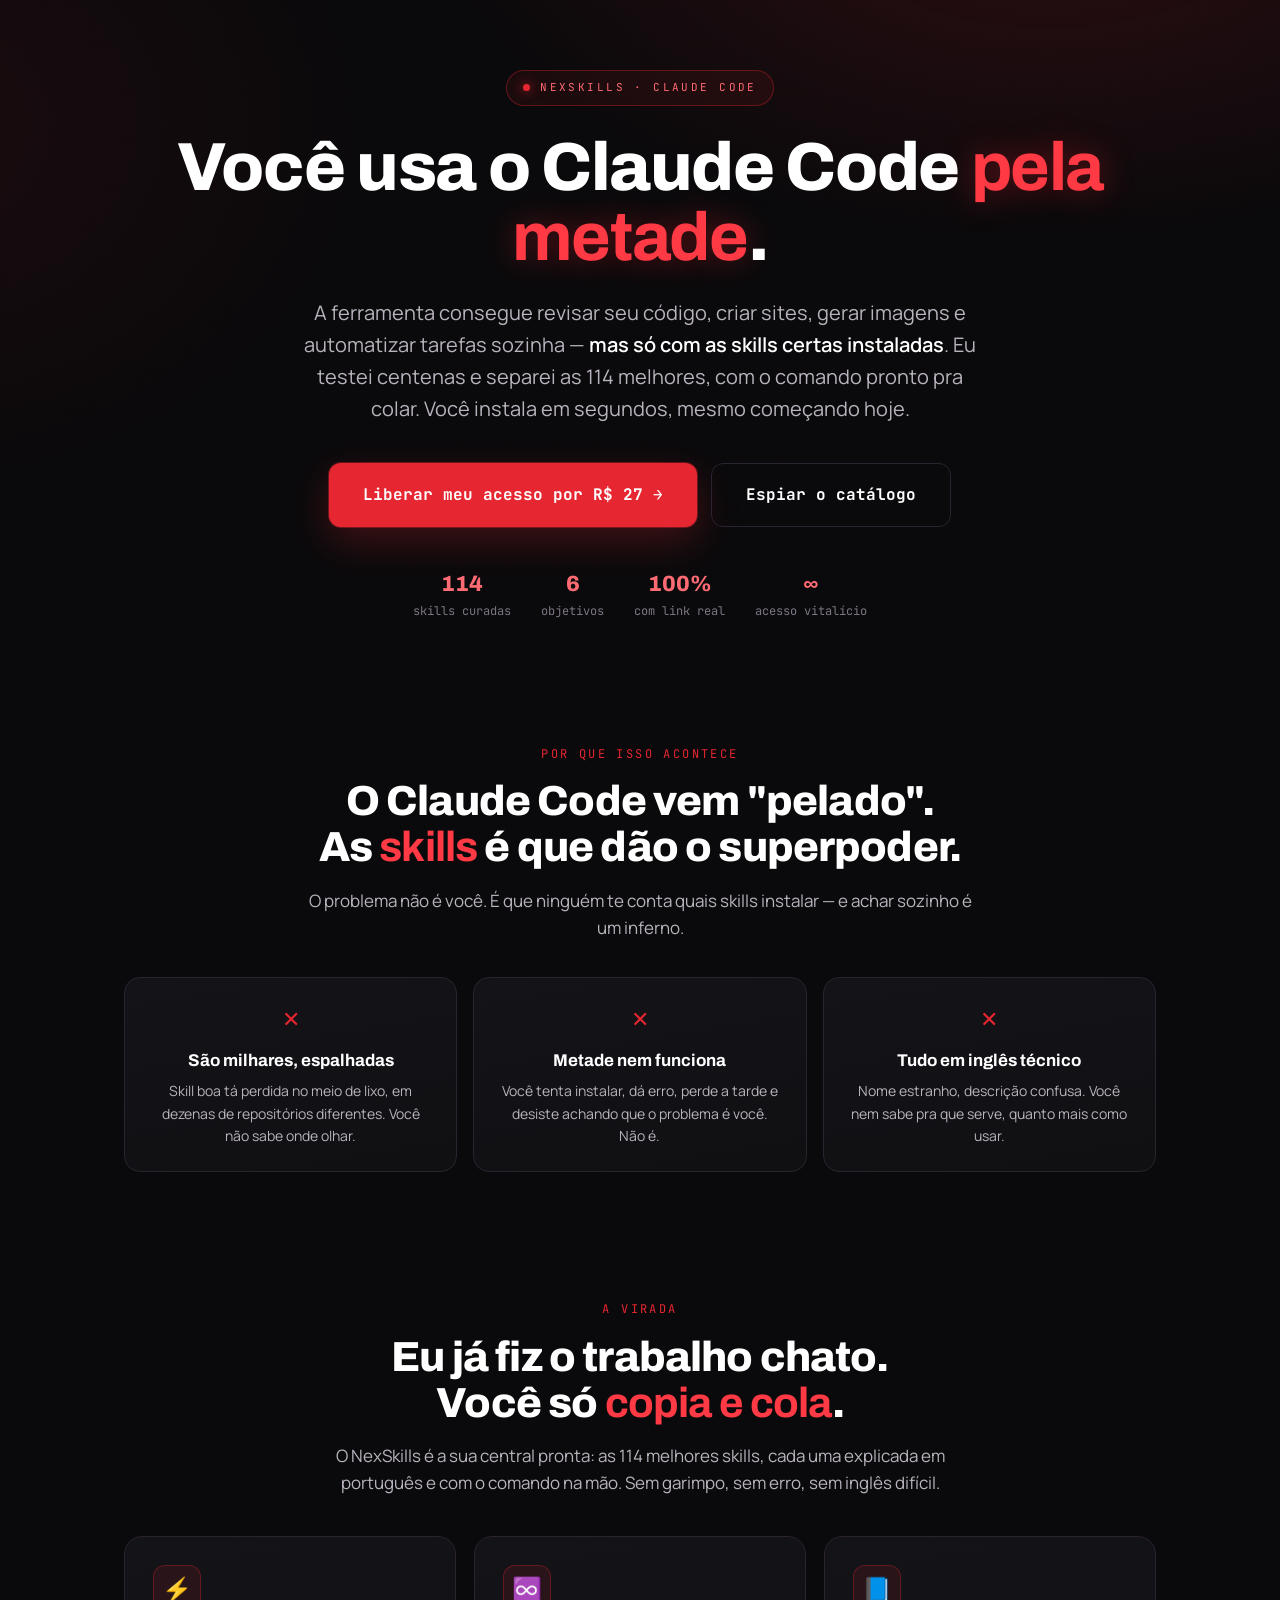
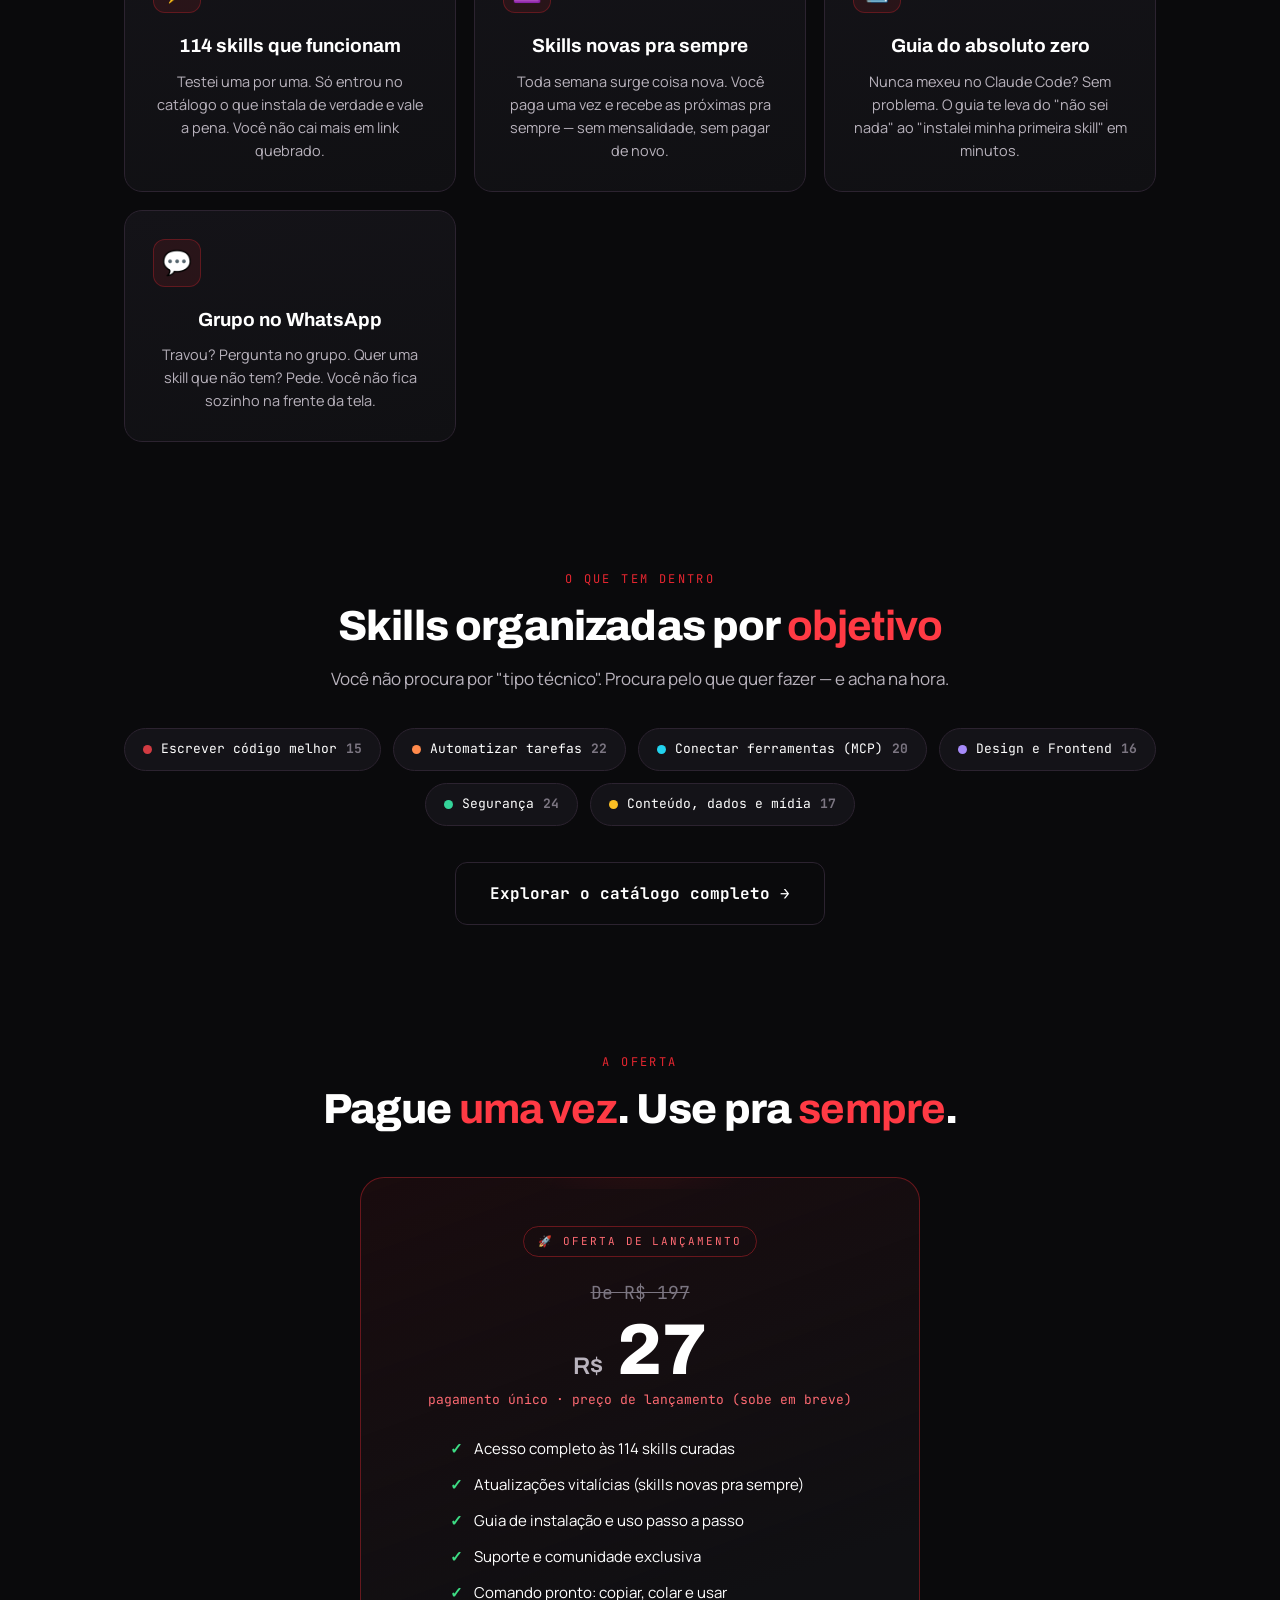
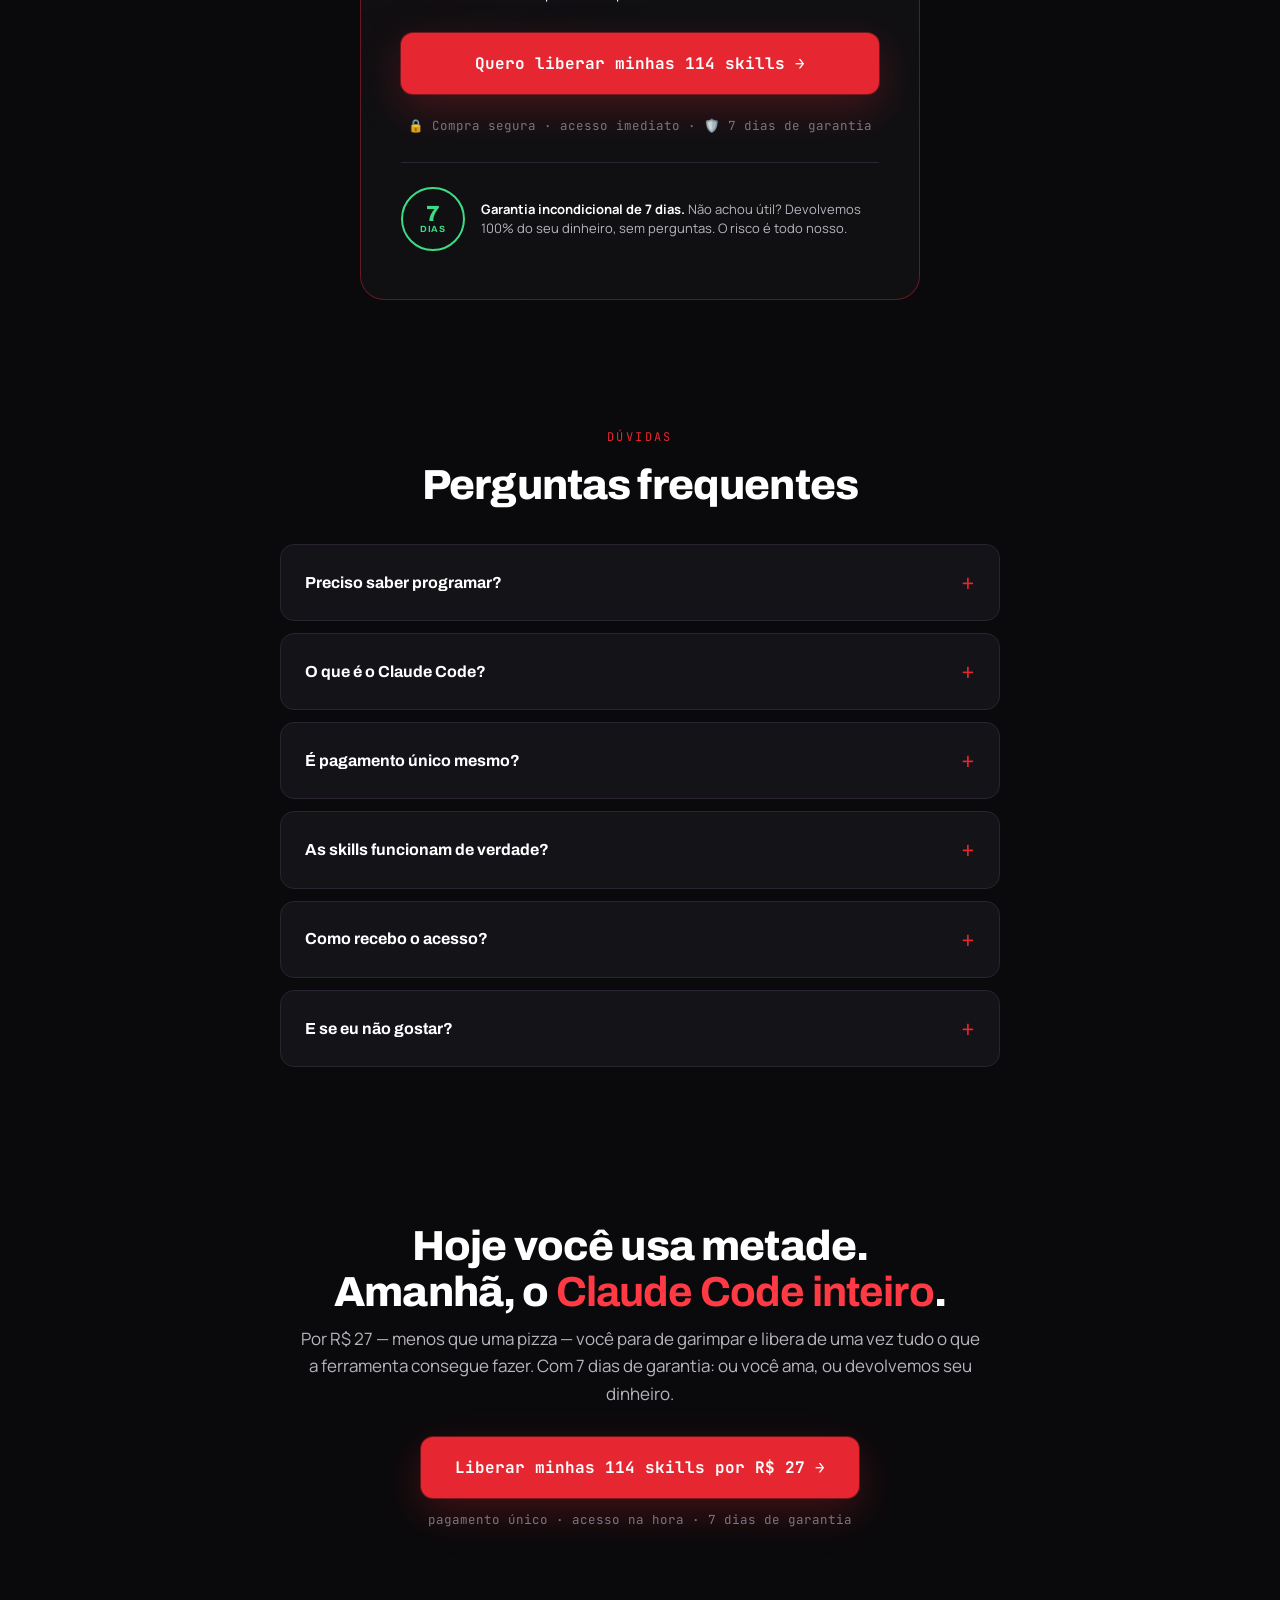
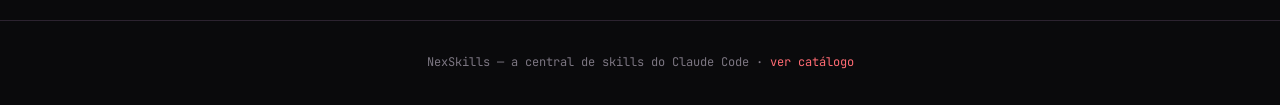
<file: index.html>
<!DOCTYPE html>
<html lang="pt-BR">
<head>
<meta charset="UTF-8">
<meta name="viewport" content="width=device-width, initial-scale=1.0">
<title>NexSkills — Você usa o Claude Code pela metade. Libere o resto.</title>
<meta name="description" content="As 114 melhores skills do Claude Code, explicadas em português e com o comando pronto pra colar. Pare de garimpar e libere tudo que a ferramenta consegue fazer. R$27, acesso vitalício, 7 dias de garantia.">

<!-- ============================================================
     RASTREAMENTO DE ANÚNCIOS — cole seus IDs abaixo
     1) Facebook/Meta Pixel: troque SEU_PIXEL_ID (2 lugares)
     2) Google Analytics:     troque G-XXXXXXXXXX (2 lugares)
     Enquanto estiver com o placeholder, o código fica inativo.
     ============================================================ -->

<!-- Meta Pixel -->
<script>
  var FB_PIXEL_ID = "SEU_PIXEL_ID"; // <-- COLE SEU PIXEL ID DO FACEBOOK
  if(FB_PIXEL_ID && FB_PIXEL_ID.indexOf("SEU_")!==0){
    !function(f,b,e,v,n,t,s){if(f.fbq)return;n=f.fbq=function(){n.callMethod?
    n.callMethod.apply(n,arguments):n.queue.push(arguments)};if(!f._fbq)f._fbq=n;
    n.push=n;n.loaded=!0;n.version='2.0';n.queue=[];t=b.createElement(e);t.async=!0;
    t.src=v;s=b.getElementsByTagName(e)[0];s.parentNode.insertBefore(t,s)}(window,
    document,'script','https://connect.facebook.net/en_US/fbevents.js');
    fbq('init', FB_PIXEL_ID); fbq('track', 'PageView');
    window._nexFbReady = true;
  }
</script>

<!-- Google Analytics (GA4) -->
<script>
  var GA_ID = "G-XXXXXXXXXX"; // <-- COLE SEU ID DO GOOGLE ANALYTICS
  if(GA_ID && GA_ID.indexOf("G-X")!==0){
    var s=document.createElement('script');s.async=true;
    s.src='https://www.googletagmanager.com/gtag/js?id='+GA_ID;
    document.head.appendChild(s);
    window.dataLayer=window.dataLayer||[];function gtag(){dataLayer.push(arguments);}
    window.gtag=gtag;gtag('js',new Date());gtag('config',GA_ID);
  }
</script>

<link rel="preconnect" href="https://fonts.googleapis.com">
<link rel="preconnect" href="https://fonts.gstatic.com" crossorigin>
<link href="https://fonts.googleapis.com/css2?family=Archivo:ital,wght@0,600;0,700;0,800;1,800&family=JetBrains+Mono:wght@400;700&family=Manrope:wght@400;500;600;700&display=swap" rel="stylesheet">
<style>
:root{
  --bg:#0a0a0c; --bg-2:#101013; --surface:#141318; --surface-2:#1b1a20; --border:#2c2330;
  --red:#e62630; --red-2:#ff3a44; --red-soft:#ff6b73; --glow:rgba(230,38,48,.4);
  --ink:#ffffff; --muted:#b9b3bd; --faint:#7c7682; --green:#3ddc84;
  --fd:'Archivo',sans-serif; --fb:'Manrope',sans-serif; --fm:'JetBrains Mono',monospace;
}
*{margin:0;padding:0;box-sizing:border-box}
html{scroll-behavior:smooth}
body{background:var(--bg);color:var(--muted);font-family:var(--fb);-webkit-font-smoothing:antialiased;overflow-x:hidden;position:relative;line-height:1.6}
body::before{content:"";position:fixed;inset:0;z-index:-2;pointer-events:none;
  background:radial-gradient(1100px 620px at 82% -12%,rgba(230,38,48,.16),transparent 58%),
             radial-gradient(900px 700px at -8% 14%,rgba(230,38,48,.08),transparent 56%);}
body::after{content:"";position:fixed;inset:0;z-index:-1;pointer-events:none;opacity:.5;
  background-image:linear-gradient(rgba(230,38,48,.035) 1px,transparent 1px),linear-gradient(90deg,rgba(230,38,48,.035) 1px,transparent 1px);
  background-size:46px 46px;-webkit-mask-image:radial-gradient(circle at 50% 0,#000,transparent 78%);mask-image:radial-gradient(circle at 50% 0,#000,transparent 78%);}
.wrap{max-width:1080px;margin:0 auto;padding:0 24px}
.center{text-align:center}

/* CTA buttons */
.cta{display:inline-flex;align-items:center;justify-content:center;gap:10px;font-family:var(--fm);font-weight:700;font-size:16px;cursor:pointer;border:none;border-radius:12px;padding:18px 34px;background:var(--red);color:#fff;text-decoration:none;transition:.18s;box-shadow:0 0 0 1px rgba(230,38,48,.4),0 14px 40px rgba(230,38,48,.25)}
.cta:hover{background:var(--red-2);transform:translateY(-2px);box-shadow:0 0 0 1px rgba(230,38,48,.6),0 18px 50px rgba(230,38,48,.4)}
.cta-sub{font-family:var(--fm);font-size:12.5px;color:var(--faint);margin-top:12px}
.cta-ghost{background:transparent;color:var(--ink);box-shadow:none;border:1px solid var(--border)}
.cta-ghost:hover{background:transparent;border-color:var(--red);color:var(--red-soft);box-shadow:none}

/* HERO */
.hero{padding:70px 0 60px;position:relative}
.pill{display:inline-flex;align-items:center;gap:10px;font-family:var(--fm);font-size:11px;letter-spacing:.22em;text-transform:uppercase;color:var(--red-soft);border:1px solid rgba(230,38,48,.35);background:rgba(230,38,48,.08);padding:8px 16px;border-radius:999px;margin-bottom:26px}
.pill::before{content:"";width:7px;height:7px;border-radius:50%;background:var(--red);box-shadow:0 0 12px var(--red)}
h1.hero-title{font-family:var(--fd);font-weight:800;font-size:clamp(36px,6.2vw,68px);line-height:1.04;letter-spacing:-.02em;color:var(--ink)}
h1.hero-title b{color:var(--red-2);text-shadow:0 0 32px var(--glow)}
.hero-sub{font-size:clamp(16px,2vw,20px);color:var(--muted);max-width:680px;margin:24px auto 0}
.hero-sub strong{color:var(--ink);font-weight:600}
.hero-cta-row{margin-top:38px;display:flex;gap:14px;justify-content:center;flex-wrap:wrap}
.trust{margin-top:40px;display:flex;gap:30px;justify-content:center;flex-wrap:wrap;font-family:var(--fm);font-size:12px;color:var(--faint)}
.trust b{color:var(--red-soft);font-size:22px;display:block;font-family:var(--fd);font-weight:800}
.trust span{display:inline-block;text-align:center}

/* sections */
section{padding:64px 0}
.eyebrow{font-family:var(--fm);font-size:12px;letter-spacing:.2em;text-transform:uppercase;color:var(--red);margin-bottom:14px}
h2{font-family:var(--fd);font-weight:800;font-size:clamp(28px,4vw,42px);color:var(--ink);letter-spacing:-.02em;line-height:1.1}
h2 b{color:var(--red-2)}
.lead{font-size:17px;color:var(--muted);max-width:680px;margin-top:16px}

/* problem cards */
.prob-grid{display:grid;grid-template-columns:repeat(auto-fit,minmax(260px,1fr));gap:16px;margin-top:36px}
.prob{border:1px solid var(--border);border-radius:16px;padding:24px;background:linear-gradient(170deg,var(--surface),var(--bg-2))}
.prob .x{font-size:22px;color:var(--red);margin-bottom:10px}
.prob h4{font-family:var(--fd);font-weight:700;color:var(--ink);font-size:17px;margin-bottom:6px}
.prob p{font-size:14px;color:var(--muted)}

/* what you get */
.get-grid{display:grid;grid-template-columns:repeat(auto-fit,minmax(280px,1fr));gap:18px;margin-top:40px}
.get{border:1px solid var(--border);border-radius:18px;padding:28px;background:linear-gradient(170deg,var(--surface),var(--bg-2));position:relative;overflow:hidden;transition:.2s}
.get:hover{border-color:rgba(230,38,48,.45);transform:translateY(-4px)}
.get .ic{width:48px;height:48px;border-radius:12px;display:flex;align-items:center;justify-content:center;font-size:24px;background:rgba(230,38,48,.1);border:1px solid rgba(230,38,48,.3);margin-bottom:18px}
.get h3{font-family:var(--fd);font-weight:700;color:var(--ink);font-size:19px;margin-bottom:8px}
.get p{font-size:14.5px;color:var(--muted)}

/* categories proof */
.cats{display:flex;flex-wrap:wrap;gap:12px;margin-top:36px;justify-content:center}
.cat-chip{font-family:var(--fm);font-size:13px;color:var(--ink);border:1px solid var(--border);background:var(--surface);border-radius:999px;padding:10px 18px;display:inline-flex;align-items:center;gap:9px}
.cat-chip .dot{width:9px;height:9px;border-radius:50%}
.cat-chip b{color:var(--faint);font-weight:700}

/* offer / price */
.offer{border:1px solid rgba(230,38,48,.4);border-radius:24px;padding:48px 40px;background:linear-gradient(160deg,rgba(230,38,48,.07),var(--bg-2) 60%);max-width:560px;margin:44px auto 0;text-align:center;position:relative;overflow:hidden}
.offer::before{content:"";position:absolute;top:-40%;left:50%;transform:translateX(-50%);width:400px;height:300px;background:radial-gradient(circle,rgba(230,38,48,.25),transparent 70%);pointer-events:none}
.offer-tag{position:relative;font-family:var(--fm);font-size:11px;letter-spacing:.18em;text-transform:uppercase;color:var(--red-soft);border:1px solid rgba(230,38,48,.4);border-radius:999px;padding:6px 14px;display:inline-block;margin-bottom:22px}
.price-old{position:relative;font-family:var(--fm);color:var(--faint);text-decoration:line-through;font-size:18px}
.price{position:relative;font-family:var(--fd);font-weight:800;color:var(--ink);font-size:clamp(48px,9vw,72px);line-height:1;margin:6px 0 4px}
.price small{font-size:24px;color:var(--muted);font-weight:600}
.price-note{position:relative;font-family:var(--fm);font-size:13px;color:var(--red-soft);margin-bottom:26px}
.offer ul{position:relative;list-style:none;text-align:left;max-width:380px;margin:0 auto 28px;display:flex;flex-direction:column;gap:12px}
.offer li{font-size:15px;color:var(--ink);display:flex;align-items:flex-start;gap:11px}
.offer li::before{content:"✓";color:var(--green);font-weight:800;flex-shrink:0}
.offer .cta{position:relative;width:100%}
.guarantee{margin-top:22px;font-family:var(--fm);font-size:12.5px;color:var(--faint);display:flex;align-items:center;justify-content:center;gap:8px;flex-wrap:wrap}
.seal{position:relative;margin-top:26px;display:flex;align-items:center;gap:16px;text-align:left;border-top:1px solid var(--border);padding-top:24px}
.seal-badge{flex-shrink:0;width:64px;height:64px;border-radius:50%;border:2px solid var(--green);color:var(--green);font-family:var(--fd);font-weight:800;font-size:22px;line-height:.9;display:flex;flex-direction:column;align-items:center;justify-content:center}
.seal-badge span{font-size:9px;letter-spacing:.1em;font-weight:700}
.seal-txt{font-size:13px;color:var(--muted);line-height:1.5}
.seal-txt strong{color:var(--ink)}

/* FAQ */
.faq{max-width:720px;margin:36px auto 0}
.faq details{border:1px solid var(--border);border-radius:14px;background:var(--surface);margin-bottom:12px;overflow:hidden}
.faq summary{cursor:pointer;padding:20px 24px;font-family:var(--fd);font-weight:700;color:var(--ink);font-size:16px;list-style:none;display:flex;justify-content:space-between;align-items:center;gap:14px}
.faq summary::-webkit-details-marker{display:none}
.faq summary::after{content:"+";color:var(--red);font-size:22px;font-weight:400;transition:.2s}
.faq details[open] summary::after{transform:rotate(45deg)}
.faq details p{padding:0 24px 20px;font-size:14.5px;color:var(--muted)}

/* final cta */
.final{text-align:center;padding:80px 0 90px}
.final h2{margin-bottom:10px}

/* footer */
footer{border-top:1px solid var(--border);padding:32px 0;text-align:center;font-family:var(--fm);font-size:12px;color:var(--faint)}
footer a{color:var(--red-soft);text-decoration:none}

@media(max-width:640px){
  section{padding:48px 0}
  .offer{padding:36px 24px}
  .trust{gap:20px}
}
</style>
</head>
<body>

<!-- HERO -->
<header class="hero">
  <div class="wrap center">
    <div class="pill">NexSkills · Claude Code</div>
    <h1 class="hero-title">Você usa o Claude Code <b>pela metade</b>.</h1>
    <p class="hero-sub">A ferramenta consegue revisar seu código, criar sites, gerar imagens e automatizar tarefas sozinha — <strong>mas só com as skills certas instaladas</strong>. Eu testei centenas e separei as 114 melhores, com o comando pronto pra colar. Você instala em segundos, mesmo começando hoje.</p>
    <div class="hero-cta-row">
      <a href="#oferta" class="cta">Liberar meu acesso por R$ 27 →</a>
      <a href="app.html" target="_blank" rel="noopener" class="cta cta-ghost">Espiar o catálogo</a>
    </div>
    <div class="trust">
      <span><b>114</b>skills curadas</span>
      <span><b>6</b>objetivos</span>
      <span><b>100%</b>com link real</span>
      <span><b>∞</b>acesso vitalício</span>
    </div>
  </div>
</header>

<!-- PROBLEM -->
<section>
  <div class="wrap center">
    <div class="eyebrow">Por que isso acontece</div>
    <h2>O Claude Code vem "pelado".<br>As <b>skills</b> é que dão o superpoder.</h2>
    <p class="lead" style="margin:16px auto 0">O problema não é você. É que ninguém te conta quais skills instalar — e achar sozinho é um inferno.</p>
    <div class="prob-grid">
      <div class="prob"><div class="x">✕</div><h4>São milhares, espalhadas</h4><p>Skill boa tá perdida no meio de lixo, em dezenas de repositórios diferentes. Você não sabe onde olhar.</p></div>
      <div class="prob"><div class="x">✕</div><h4>Metade nem funciona</h4><p>Você tenta instalar, dá erro, perde a tarde e desiste achando que o problema é você. Não é.</p></div>
      <div class="prob"><div class="x">✕</div><h4>Tudo em inglês técnico</h4><p>Nome estranho, descrição confusa. Você nem sabe pra que serve, quanto mais como usar.</p></div>
    </div>
  </div>
</section>

<!-- SOLUTION / WHAT YOU GET -->
<section>
  <div class="wrap center">
    <div class="eyebrow">A virada</div>
    <h2>Eu já fiz o trabalho chato.<br>Você só <b>copia e cola</b>.</h2>
    <p class="lead" style="margin:16px auto 0">O NexSkills é a sua central pronta: as 114 melhores skills, cada uma explicada em português e com o comando na mão. Sem garimpo, sem erro, sem inglês difícil.</p>
    <div class="get-grid">
      <div class="get"><div class="ic">⚡</div><h3>114 skills que funcionam</h3><p>Testei uma por uma. Só entrou no catálogo o que instala de verdade e vale a pena. Você não cai mais em link quebrado.</p></div>
      <div class="get"><div class="ic">♾️</div><h3>Skills novas pra sempre</h3><p>Toda semana surge coisa nova. Você paga uma vez e recebe as próximas pra sempre — sem mensalidade, sem pagar de novo.</p></div>
      <div class="get"><div class="ic">📘</div><h3>Guia do absoluto zero</h3><p>Nunca mexeu no Claude Code? Sem problema. O guia te leva do "não sei nada" ao "instalei minha primeira skill" em minutos.</p></div>
      <div class="get"><div class="ic">💬</div><h3>Grupo no WhatsApp</h3><p>Travou? Pergunta no grupo. Quer uma skill que não tem? Pede. Você não fica sozinho na frente da tela.</p></div>
    </div>
  </div>
</section>

<!-- PROOF / CATEGORIES -->
<section>
  <div class="wrap center">
    <div class="eyebrow">O que tem dentro</div>
    <h2>Skills organizadas por <b>objetivo</b></h2>
    <p class="lead" style="margin:16px auto 0">Você não procura por "tipo técnico". Procura pelo que quer fazer — e acha na hora.</p>
    <div class="cats">
      <span class="cat-chip"><span class="dot" style="background:#d13b42"></span>Escrever código melhor <b>15</b></span>
      <span class="cat-chip"><span class="dot" style="background:#ff8a4c"></span>Automatizar tarefas <b>22</b></span>
      <span class="cat-chip"><span class="dot" style="background:#22d3ee"></span>Conectar ferramentas (MCP) <b>20</b></span>
      <span class="cat-chip"><span class="dot" style="background:#a78bfa"></span>Design e Frontend <b>16</b></span>
      <span class="cat-chip"><span class="dot" style="background:#34d399"></span>Segurança <b>24</b></span>
      <span class="cat-chip"><span class="dot" style="background:#fbbf24"></span>Conteúdo, dados e mídia <b>17</b></span>
    </div>
    <div style="margin-top:36px"><a href="app.html" target="_blank" rel="noopener" class="cta cta-ghost">Explorar o catálogo completo →</a></div>
  </div>
</section>

<!-- OFFER -->
<section id="oferta">
  <div class="wrap center">
    <div class="eyebrow">A oferta</div>
    <h2>Pague <b>uma vez</b>. Use pra <b>sempre</b>.</h2>
    <div class="offer">
      <span class="offer-tag">🚀 Oferta de lançamento</span>
      <div class="price-old">De R$ 197</div>
      <div class="price"><small>R$</small> 27</div>
      <div class="price-note">pagamento único · preço de lançamento (sobe em breve)</div>
      <ul>
        <li>Acesso completo às 114 skills curadas</li>
        <li>Atualizações vitalícias (skills novas pra sempre)</li>
        <li>Guia de instalação e uso passo a passo</li>
        <li>Suporte e comunidade exclusiva</li>
        <li>Comando pronto: copiar, colar e usar</li>
      </ul>
      <a href="#" class="cta" id="btn-comprar">Quero liberar minhas 114 skills →</a>
      <div class="guarantee">🔒 Compra segura · acesso imediato · 🛡️ 7 dias de garantia</div>
      <div class="seal">
        <div class="seal-badge">7<br><span>DIAS</span></div>
        <div class="seal-txt"><strong>Garantia incondicional de 7 dias.</strong> Não achou útil? Devolvemos 100% do seu dinheiro, sem perguntas. O risco é todo nosso.</div>
      </div>
    </div>
  </div>
</section>

<!-- FAQ -->
<section>
  <div class="wrap center">
    <div class="eyebrow">Dúvidas</div>
    <h2>Perguntas frequentes</h2>
  </div>
  <div class="wrap">
    <div class="faq">
      <details><summary>Preciso saber programar?</summary><p>Não precisa ser expert. As skills têm explicação em português e comando pronto — você só copia e cola no Claude Code. O guia te ajuda no resto.</p></details>
      <details><summary>O que é o Claude Code?</summary><p>É a ferramenta de programação com IA da Anthropic (criadora do Claude). As skills do NexSkills turbinam o que ele consegue fazer: revisar código, automatizar tarefas, gerar imagens, conectar ferramentas e muito mais.</p></details>
      <details><summary>É pagamento único mesmo?</summary><p>Sim. Você paga uma vez e tem acesso vitalício, incluindo todas as atualizações futuras. Sem mensalidade, sem pegadinha.</p></details>
      <details><summary>As skills funcionam de verdade?</summary><p>Todas têm link real verificado e comando que instala. Diferente de listas soltas pela internet, aqui você não cai em "skill que não existe".</p></details>
      <details><summary>Como recebo o acesso?</summary><p>Assim que o pagamento é confirmado, você recebe na hora o link de acesso ao catálogo completo, ao guia passo a passo e ao grupo de WhatsApp da comunidade.</p></details>
      <details><summary>E se eu não gostar?</summary><p>Você tem 7 dias de garantia. Se achar que não foi útil pra você, é só pedir e devolvemos 100% do seu dinheiro, sem perguntas. O risco é todo nosso.</p></details>
    </div>
  </div>
</section>

<!-- FINAL CTA -->
<section class="final">
  <div class="wrap center">
    <h2>Hoje você usa metade.<br>Amanhã, o <b>Claude Code inteiro</b>.</h2>
    <p class="lead" style="margin:0 auto 30px">Por R$ 27 — menos que uma pizza — você para de garimpar e libera de uma vez tudo o que a ferramenta consegue fazer. Com 7 dias de garantia: ou você ama, ou devolvemos seu dinheiro.</p>
    <a href="#oferta" class="cta">Liberar minhas 114 skills por R$ 27 →</a>
    <div class="cta-sub">pagamento único · acesso na hora · 7 dias de garantia</div>
  </div>
</section>

<footer>
  <div class="wrap">NexSkills — a central de skills do Claude Code · <a href="app.html" target="_blank" rel="noopener">ver catálogo</a></div>
</footer>

<script>
  // ===== LINK DE PAGAMENTO — checkout Kiwify =====
  var CHECKOUT_URL = "https://pay.kiwify.com.br/o9ygb2r";

  var btnComprar = document.getElementById('btn-comprar');
  if(CHECKOUT_URL && btnComprar){
    btnComprar.href = CHECKOUT_URL;
    btnComprar.target = "_blank";
  } else if(btnComprar){
    // sem checkout ainda: avisa em vez de levar pra lugar nenhum
    btnComprar.addEventListener('click', function(e){
      e.preventDefault();
      alert('Checkout em configuração — abrimos pra venda já já!');
    });
  }

  // dispara evento de "iniciou checkout" pro Pixel/GA quando clica em comprar
  if(btnComprar){
    btnComprar.addEventListener('click', function(){
      if(window.fbq){ fbq('track','InitiateCheckout',{value:27.00,currency:'BRL'}); }
      if(window.gtag){ gtag('event','begin_checkout',{value:27.00,currency:'BRL'}); }
    });
  }
</script>
</body>
</html>
</file>
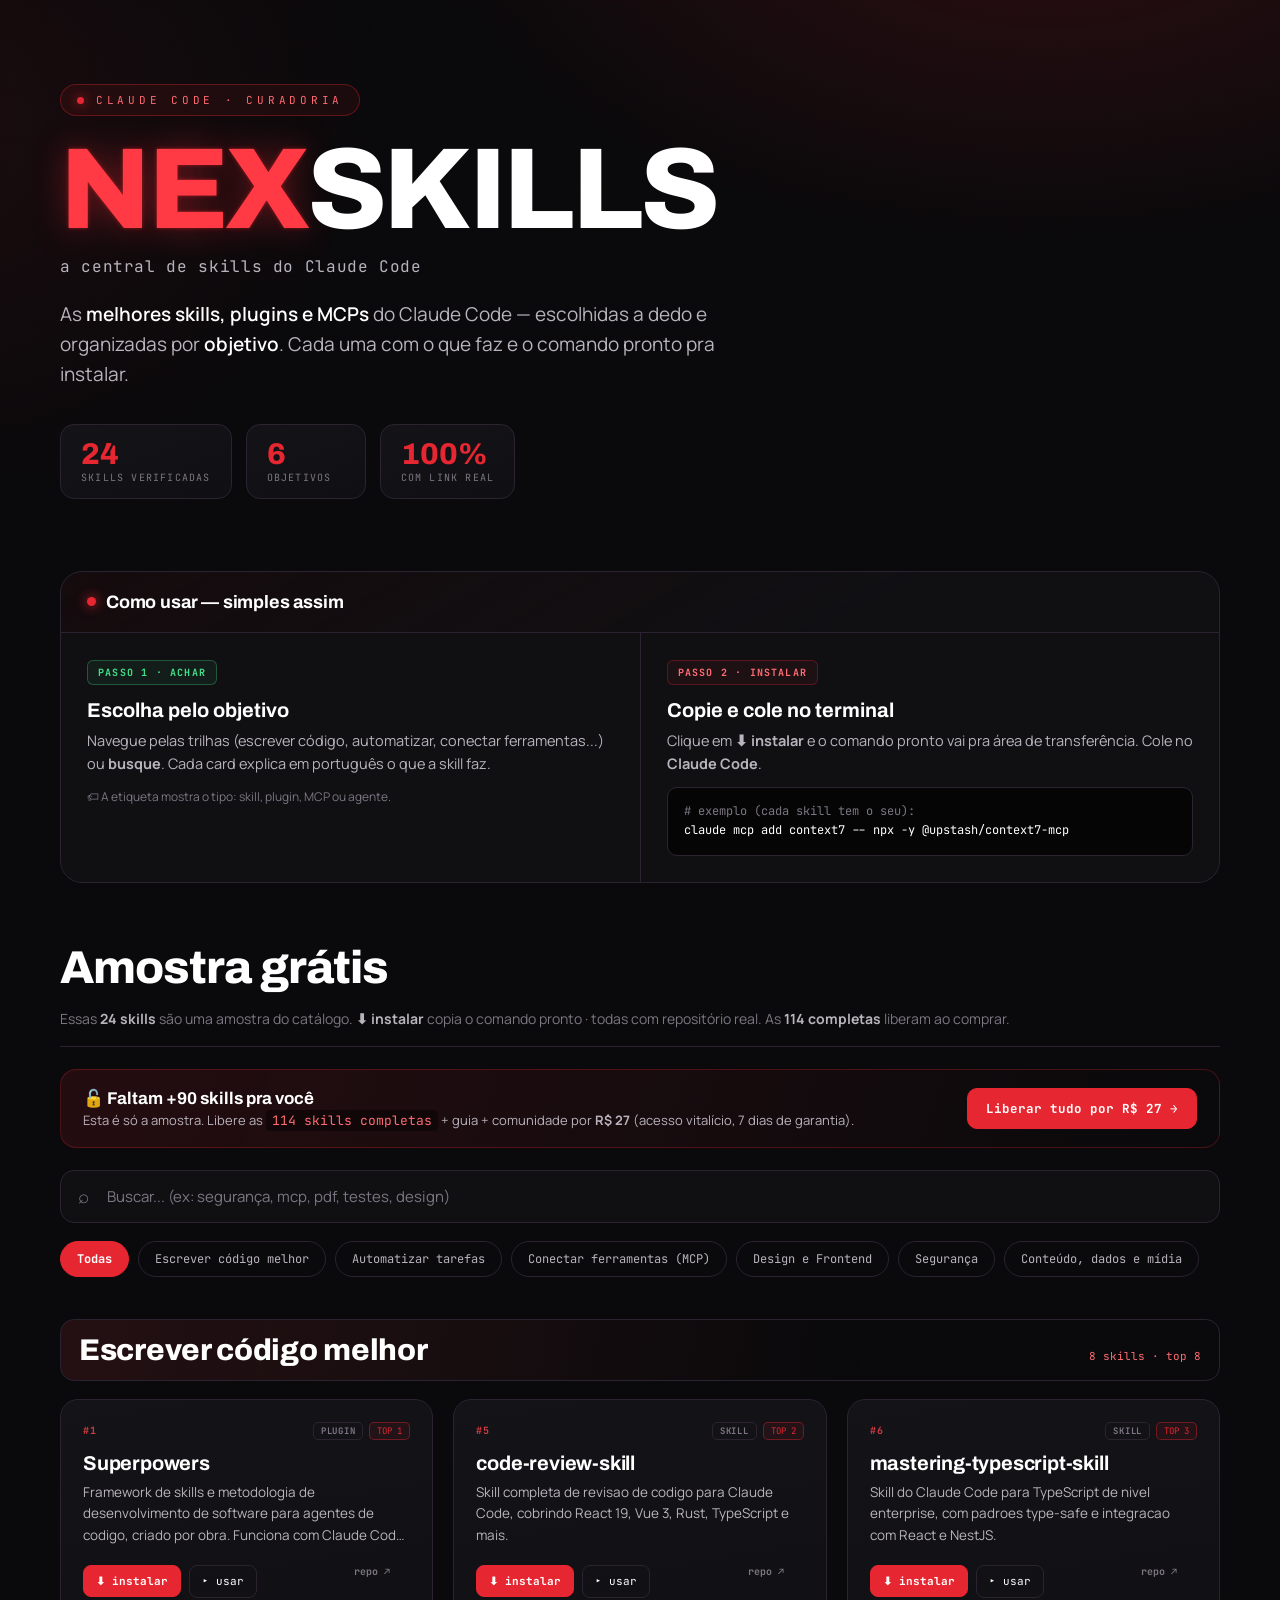
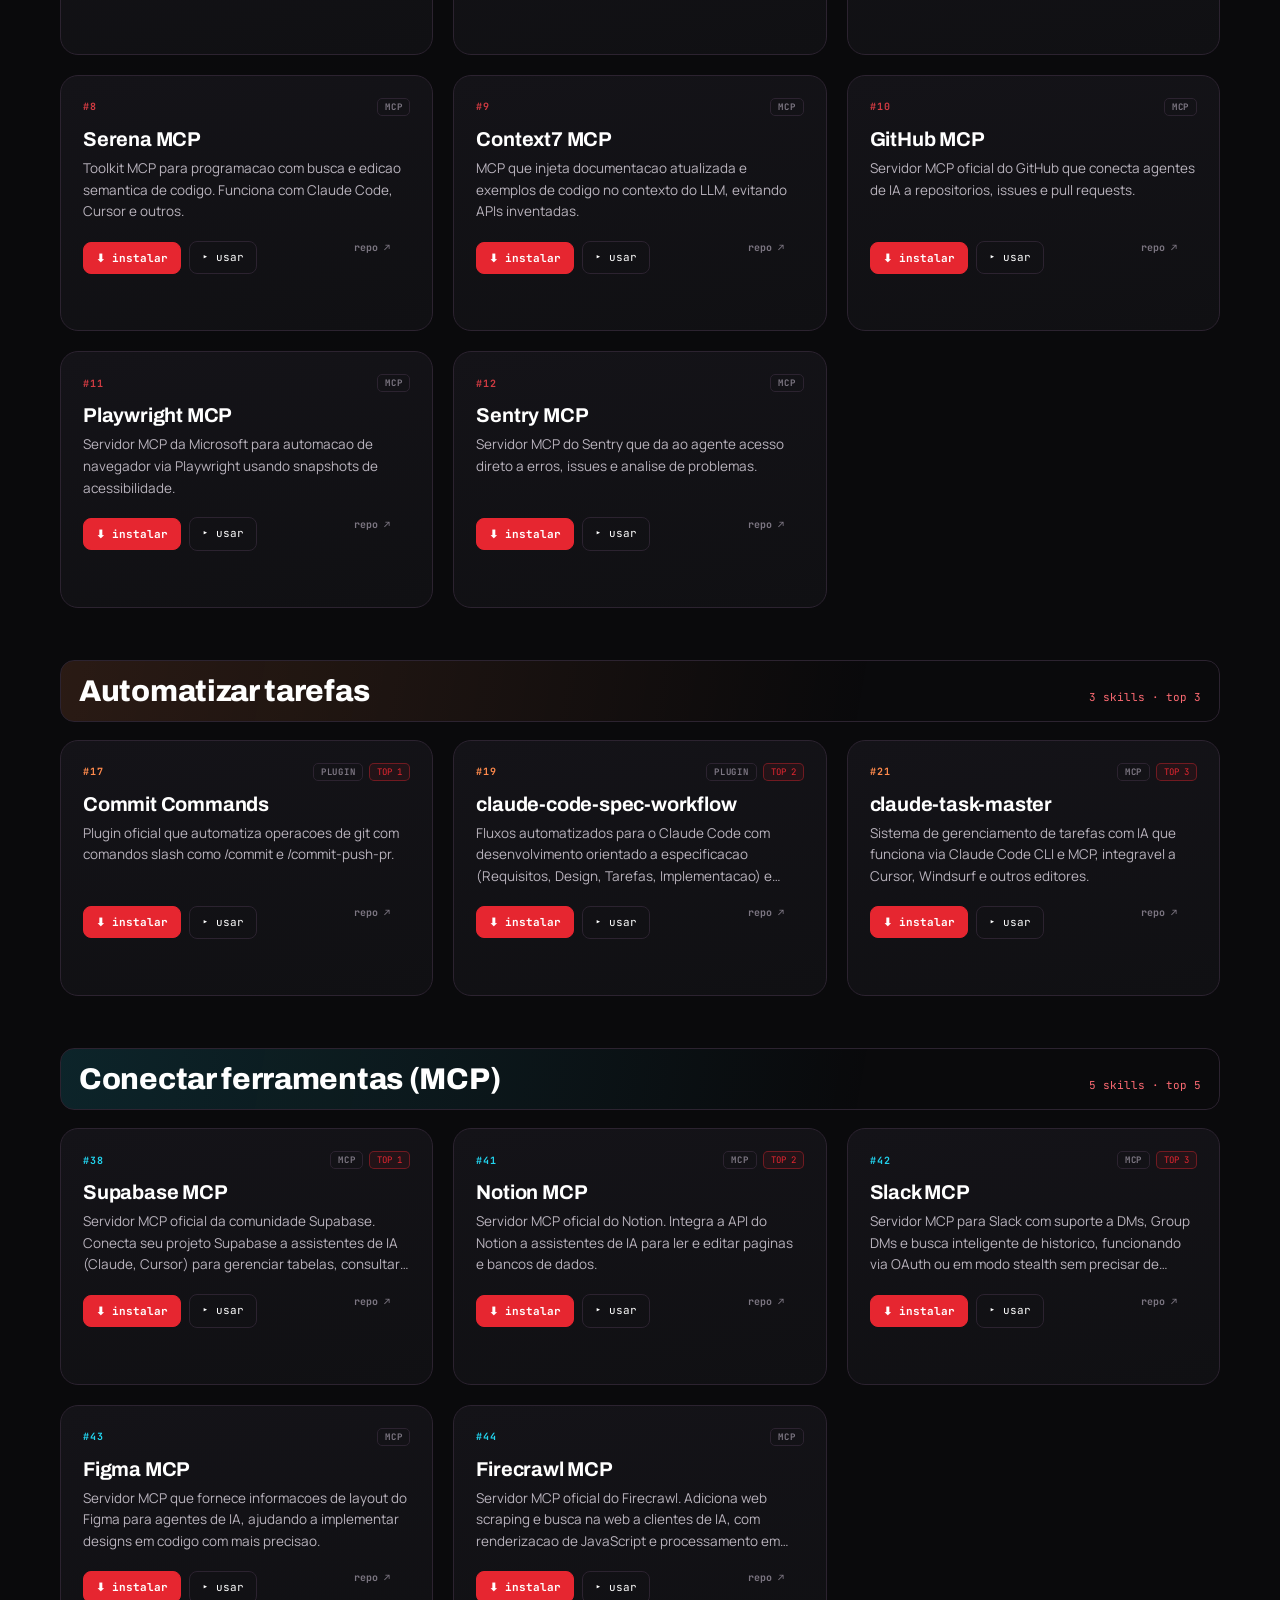
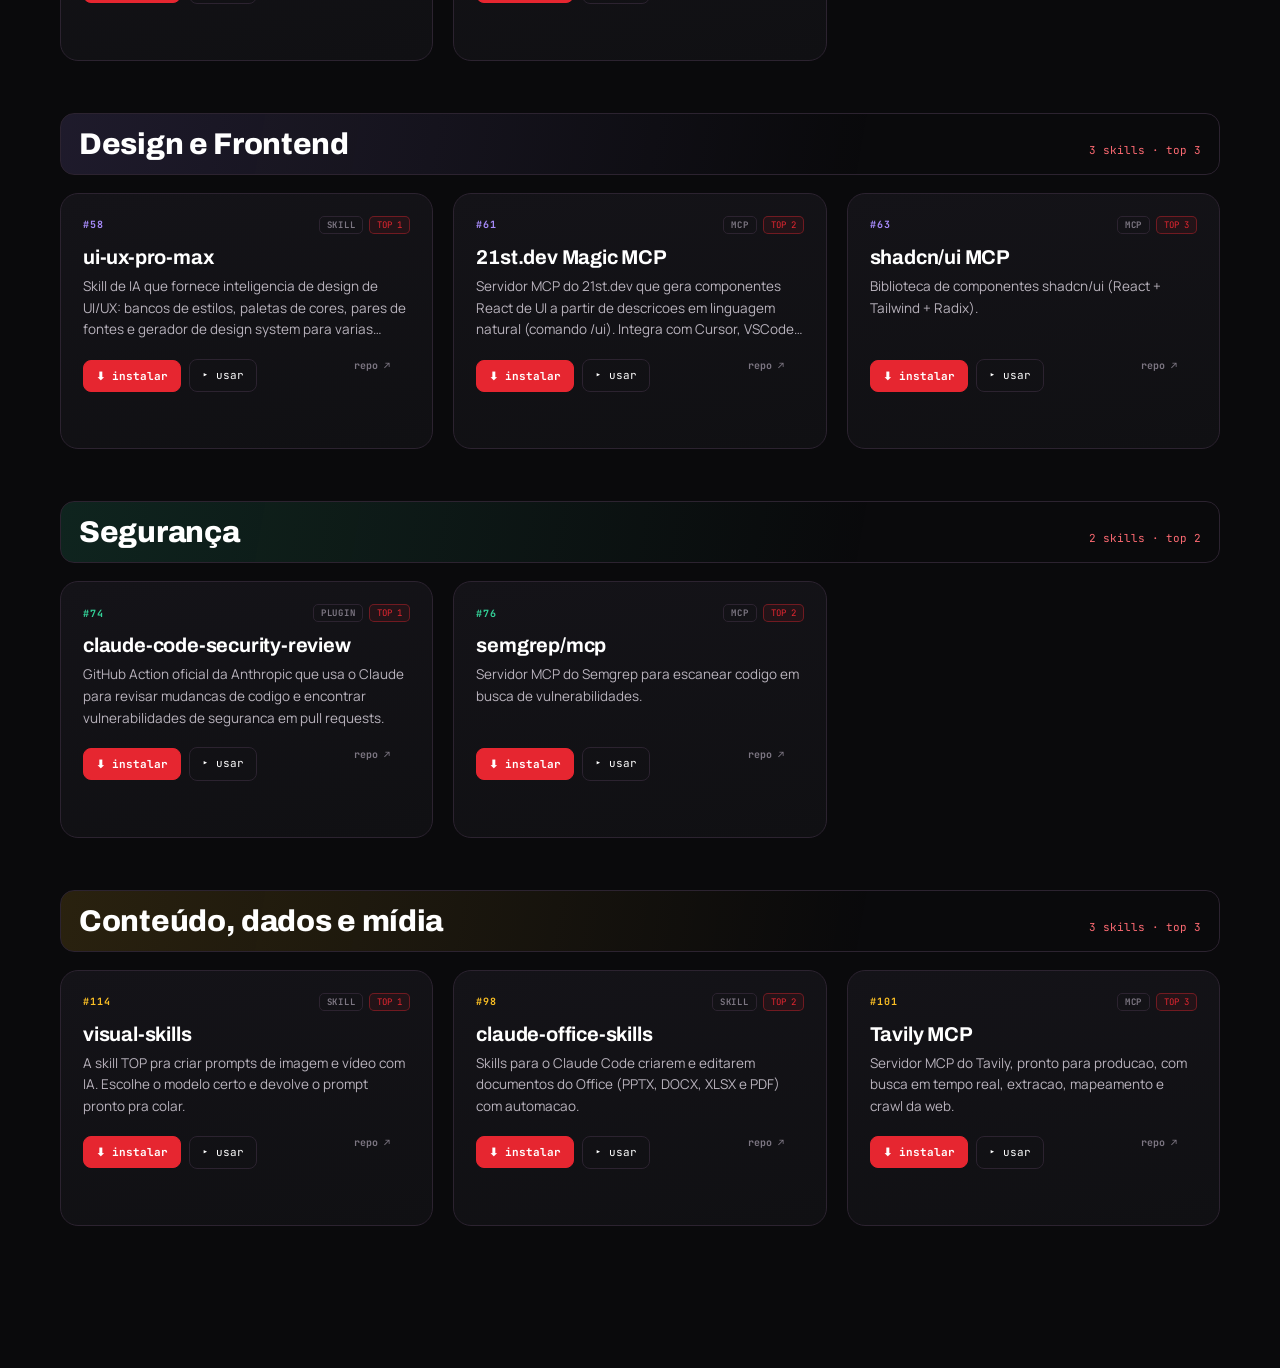
<file: app.html>
<!DOCTYPE html>
<html lang="pt-BR">
<head>
<meta charset="UTF-8">
<meta name="viewport" content="width=device-width, initial-scale=1.0">
<title>NexSkills — As melhores skills do Claude Code</title>
<meta name="description" content="NexSkills: as melhores skills, plugins e MCPs do Claude Code, curadas e por objetivo: o que faz e como instalar.">
<link rel="preconnect" href="https://fonts.googleapis.com">
<link rel="preconnect" href="https://fonts.gstatic.com" crossorigin>
<link href="https://fonts.googleapis.com/css2?family=Archivo:ital,wght@0,600;0,700;0,800;1,800&family=JetBrains+Mono:wght@400;700&family=Manrope:wght@400;500;600&display=swap" rel="stylesheet">
<link rel="stylesheet" href="styles.css">
</head>
<body>
<div class="container">

  <header class="header">
    <div class="overline">Claude Code · curadoria</div>
    <h1 class="title"><span>Nex</span>Skills</h1>
    <div class="brand-tagline">a central de skills do Claude Code</div>
    <p class="subtitle">As <strong>melhores skills, plugins e MCPs</strong> do Claude Code — escolhidas a dedo e organizadas por <strong>objetivo</strong>. Cada uma com o que faz e o comando pronto pra instalar.</p>
    <div class="badges-row">
      <div class="badge"><span id="total-skills">0</span><small>skills verificadas</small></div>
      <div class="badge"><span id="total-cats">0</span><small>objetivos</small></div>
      <div class="badge"><span>100%</span><small>com link real</small></div>
    </div>
  </header>

  <div class="instruction-panel">
    <div class="panel-title">Como usar — simples assim</div>
    <div class="panel-grid">
      <div class="step-col">
        <span class="step-tag tag-green">PASSO 1 · ACHAR</span>
        <h4>Escolha pelo objetivo</h4>
        <p>Navegue pelas trilhas (escrever código, automatizar, conectar ferramentas...) ou <strong>busque</strong>. Cada card explica em português o que a skill faz.</p>
        <p style="color:var(--faint);font-size:12px">🏷 A etiqueta mostra o tipo: skill, plugin, MCP ou agente.</p>
      </div>
      <div class="step-col">
        <span class="step-tag tag-yellow">PASSO 2 · INSTALAR</span>
        <h4>Copie e cole no terminal</h4>
        <p>Clique em <strong>⬇ instalar</strong> e o comando pronto vai pra área de transferência. Cole no <strong>Claude Code</strong>.</p>
        <div class="code-box"><span class="comment"># exemplo (cada skill tem o seu):</span><br><span class="cmd">claude mcp add context7 -- npx -y @upstash/context7-mcp</span></div>
      </div>
    </div>
  </div>

  <div class="section-header">
    <h2 class="section-title">Amostra grátis</h2>
    <span class="section-desc">Essas <strong>24 skills</strong> são uma amostra do catálogo. <strong>⬇ instalar</strong> copia o comando pronto · todas com repositório real. As <strong>114 completas</strong> liberam ao comprar.</span>
  </div>

  <div class="bulk-action-banner">
    <div class="bulk-info">
      <h5>🔓 Faltam +90 skills pra você</h5>
      <p>Esta é só a amostra. Libere as <code>114 skills completas</code> + guia + comunidade por <strong>R$ 27</strong> (acesso vitalício, 7 dias de garantia).</p>
    </div>
    <div class="bulk-btns">
      <a class="btn-bulk" href="index.html" style="text-decoration:none">Liberar tudo por R$ 27 →</a>
    </div>
  </div>

  <div class="search-wrap">
    <input type="text" id="search" aria-label="Buscar skills" placeholder="Buscar... (ex: segurança, mcp, pdf, testes, design)">
  </div>
  <div class="filters" id="filters"></div>

  <div id="tracks-container"></div>

</div>

<div class="toast" id="toast" role="status" aria-live="polite"></div>
<script src="data.js"></script>
<script src="app.js" defer></script>
</body>
</html>
</file>
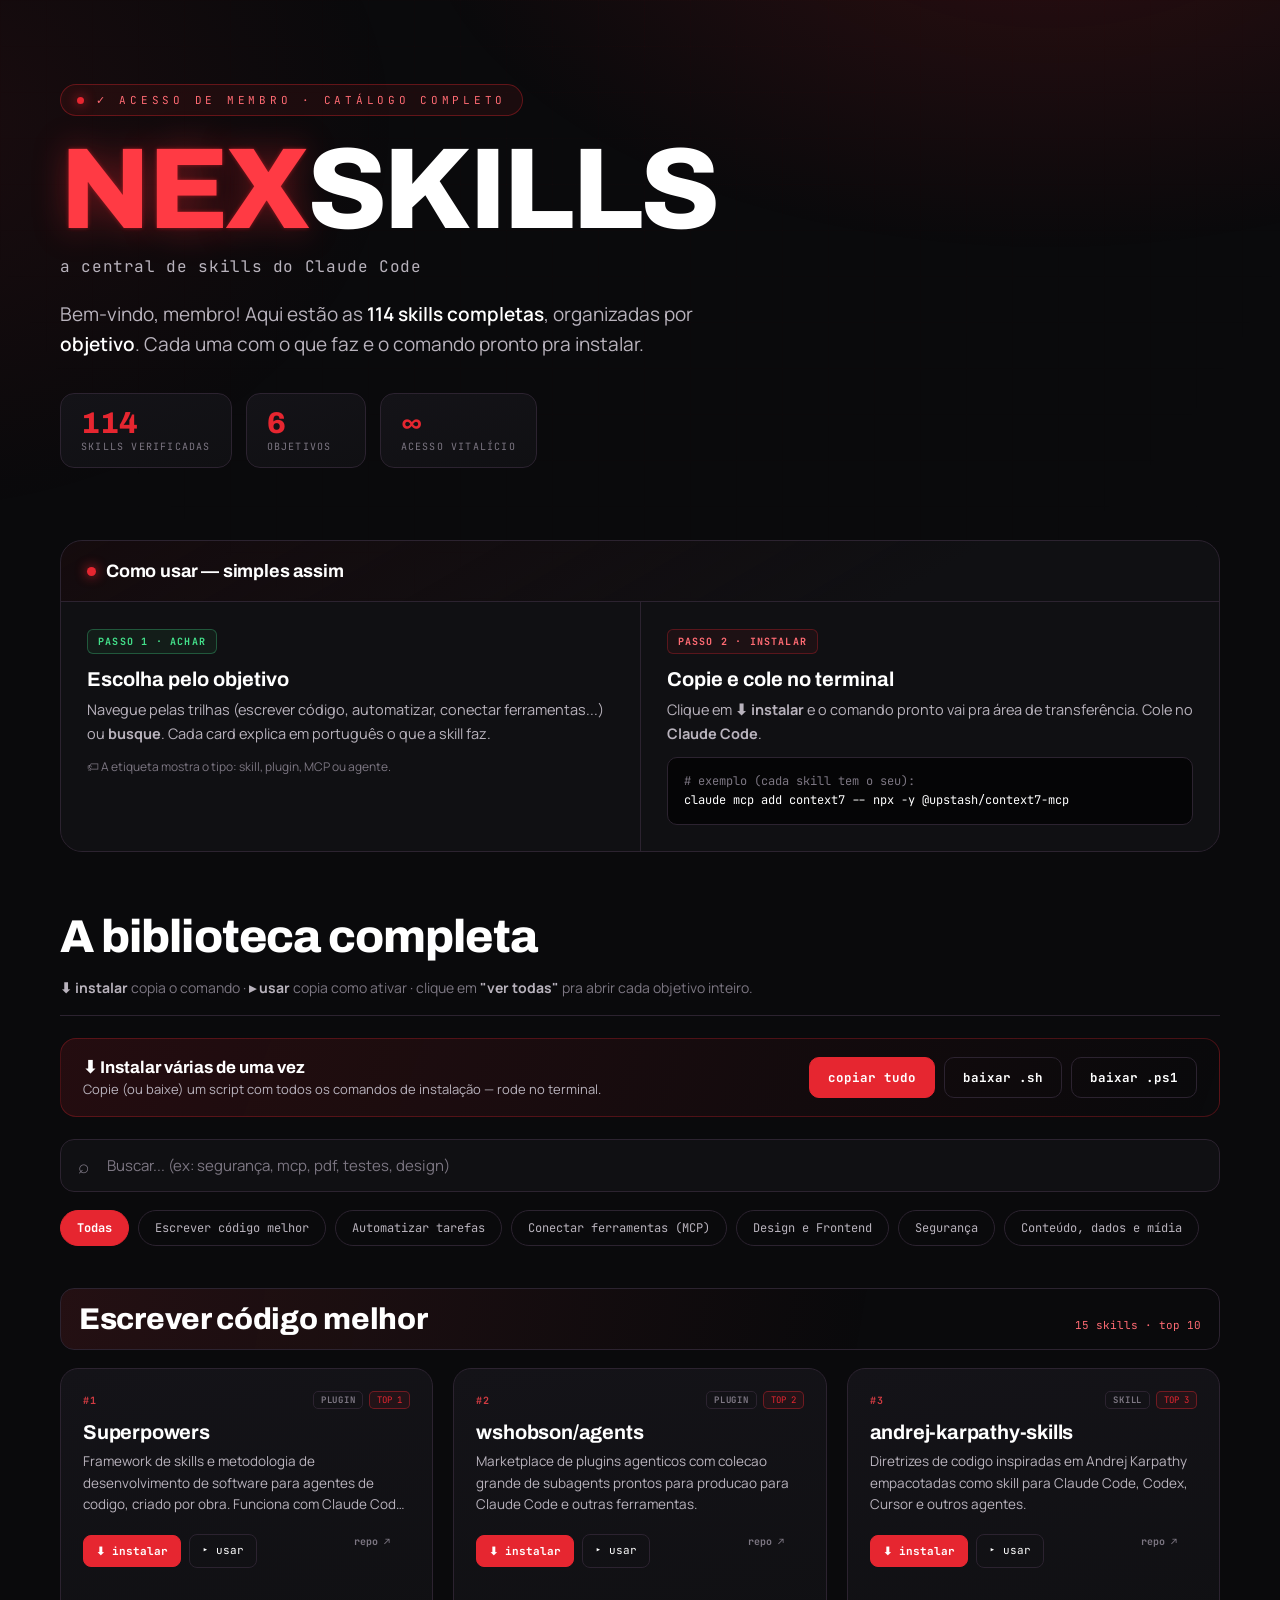
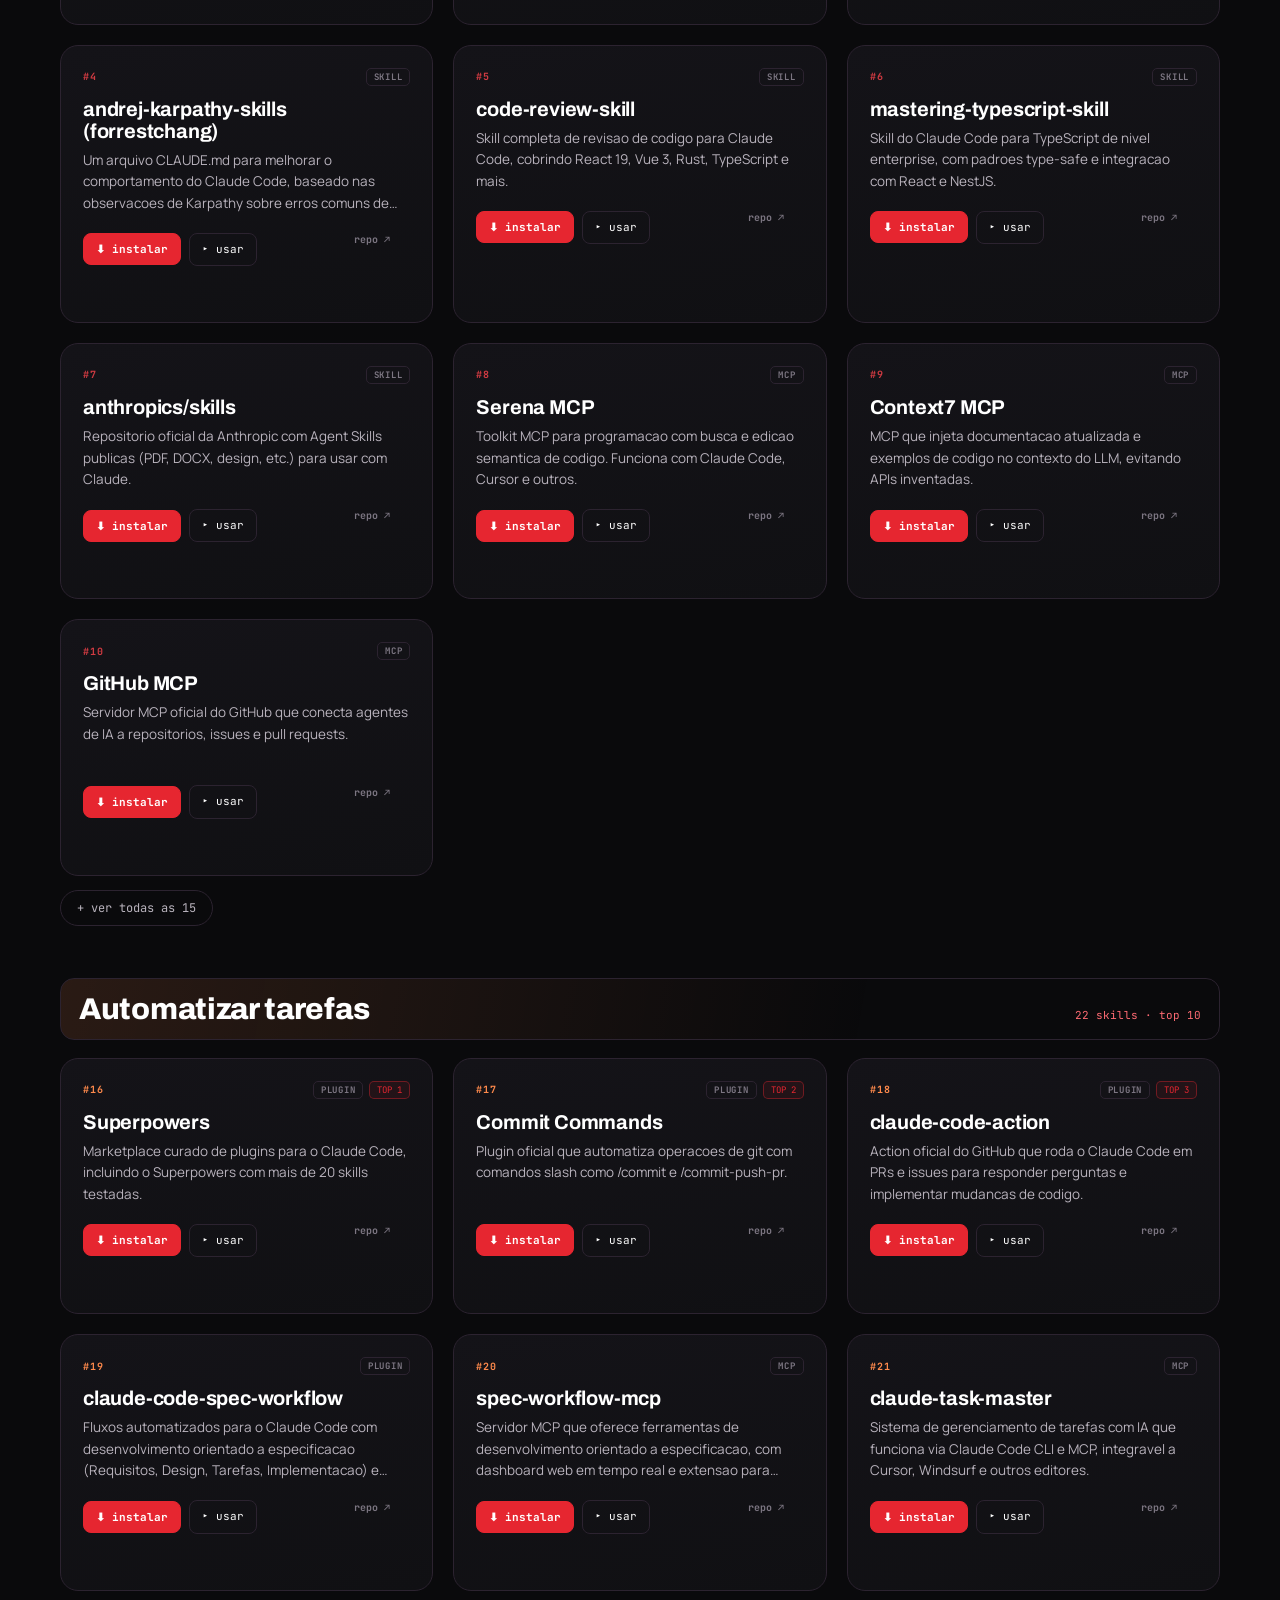
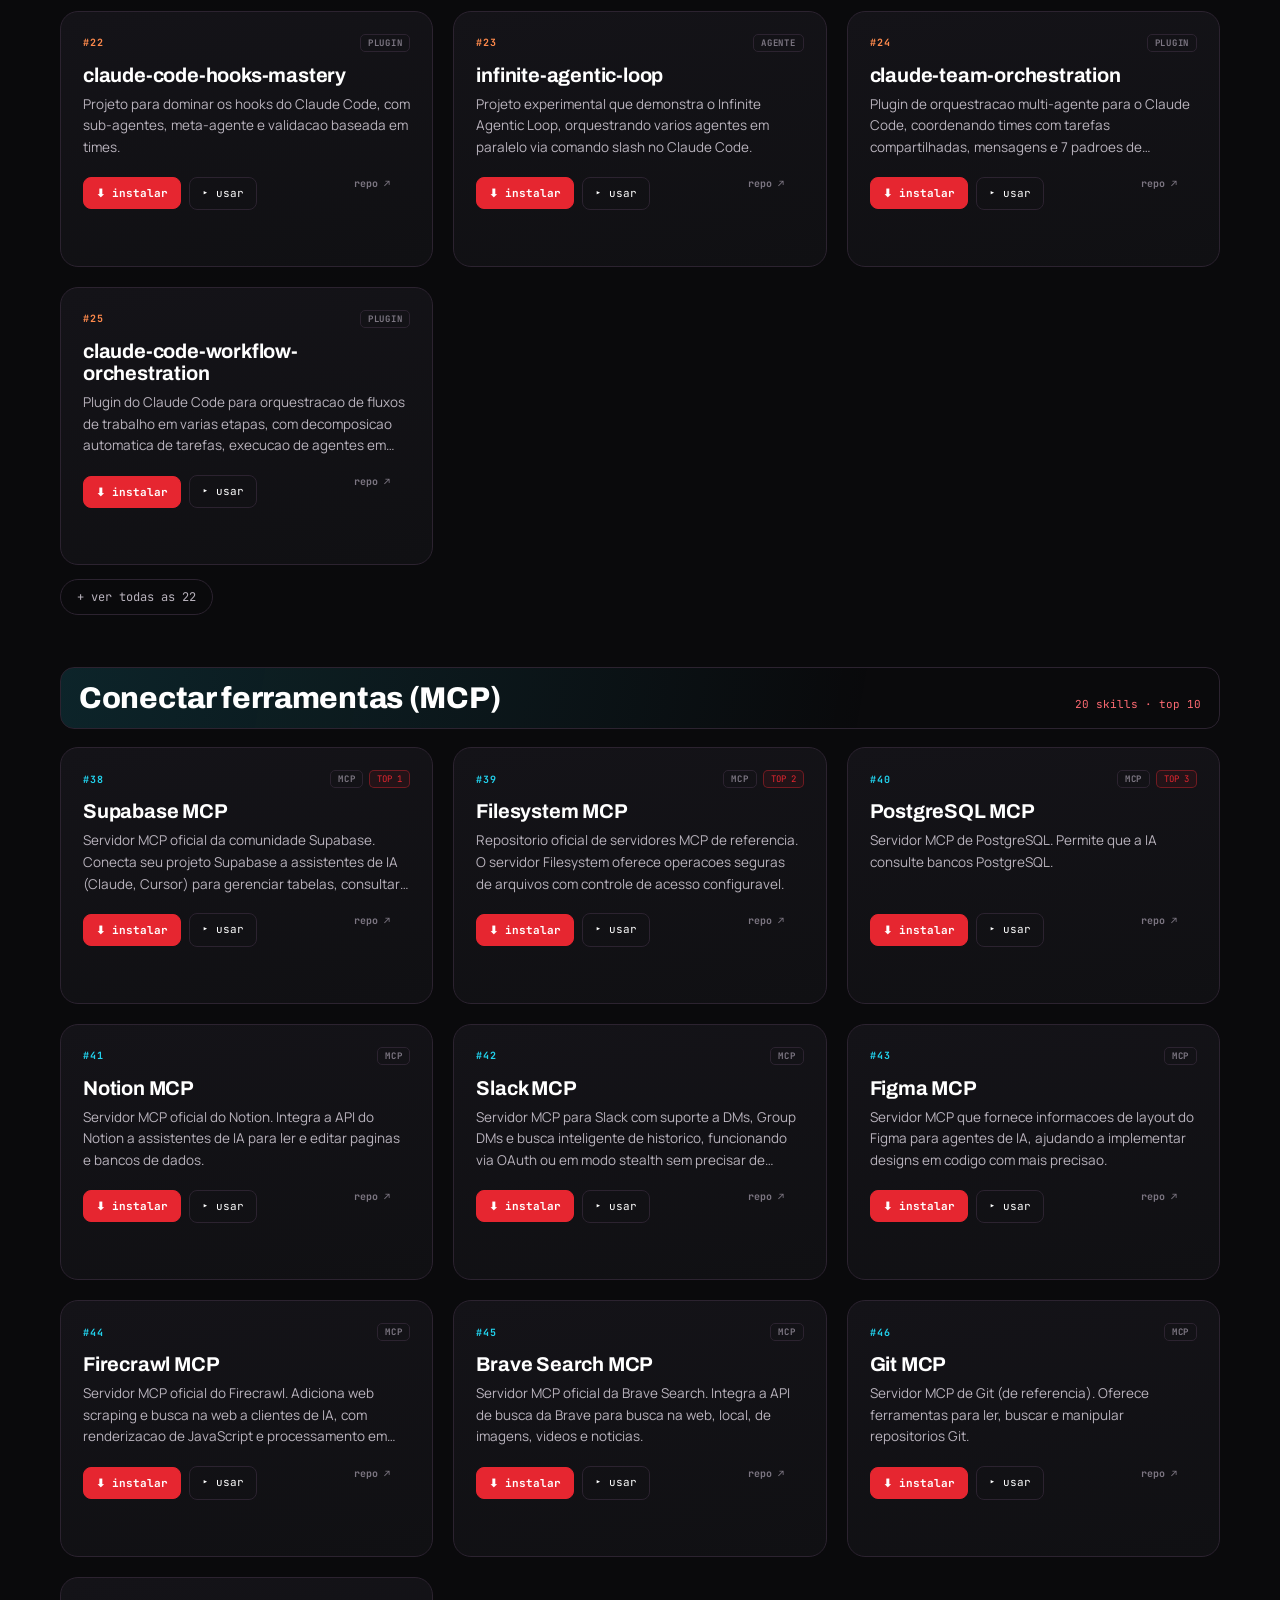
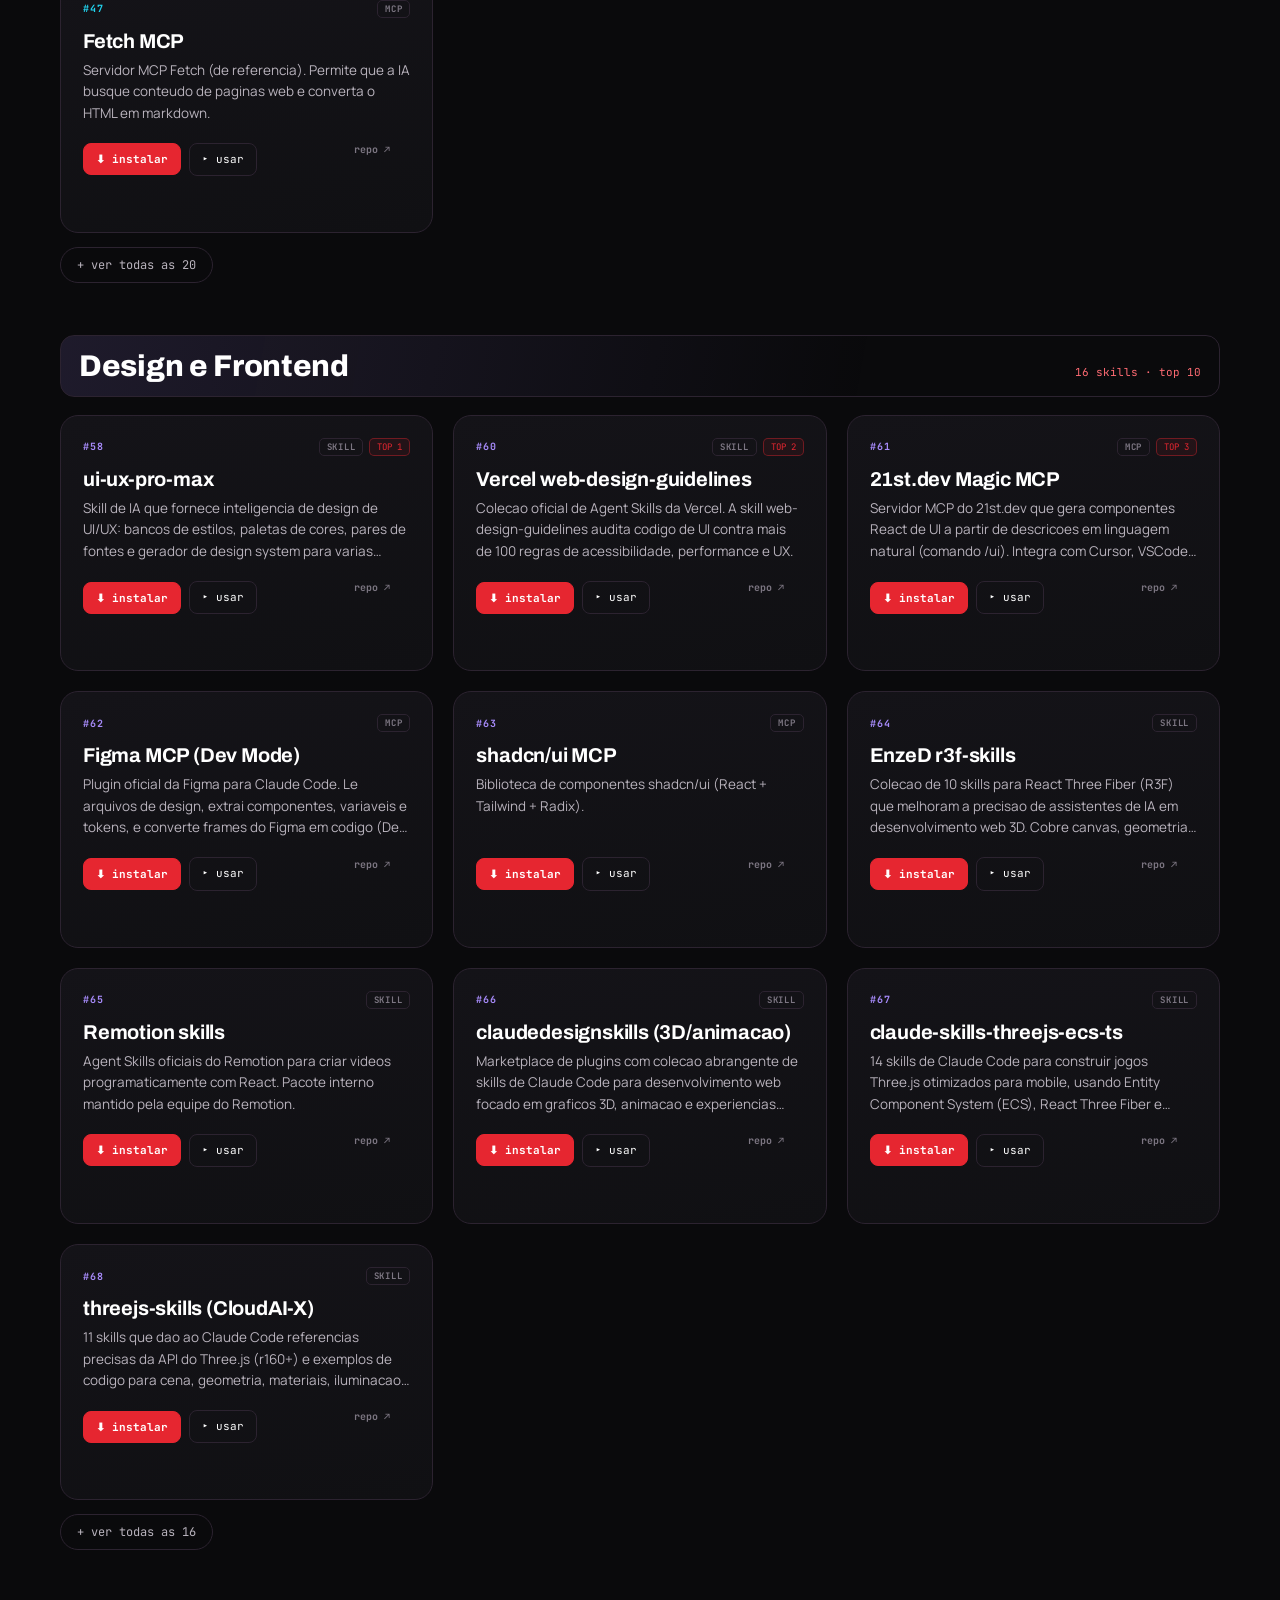
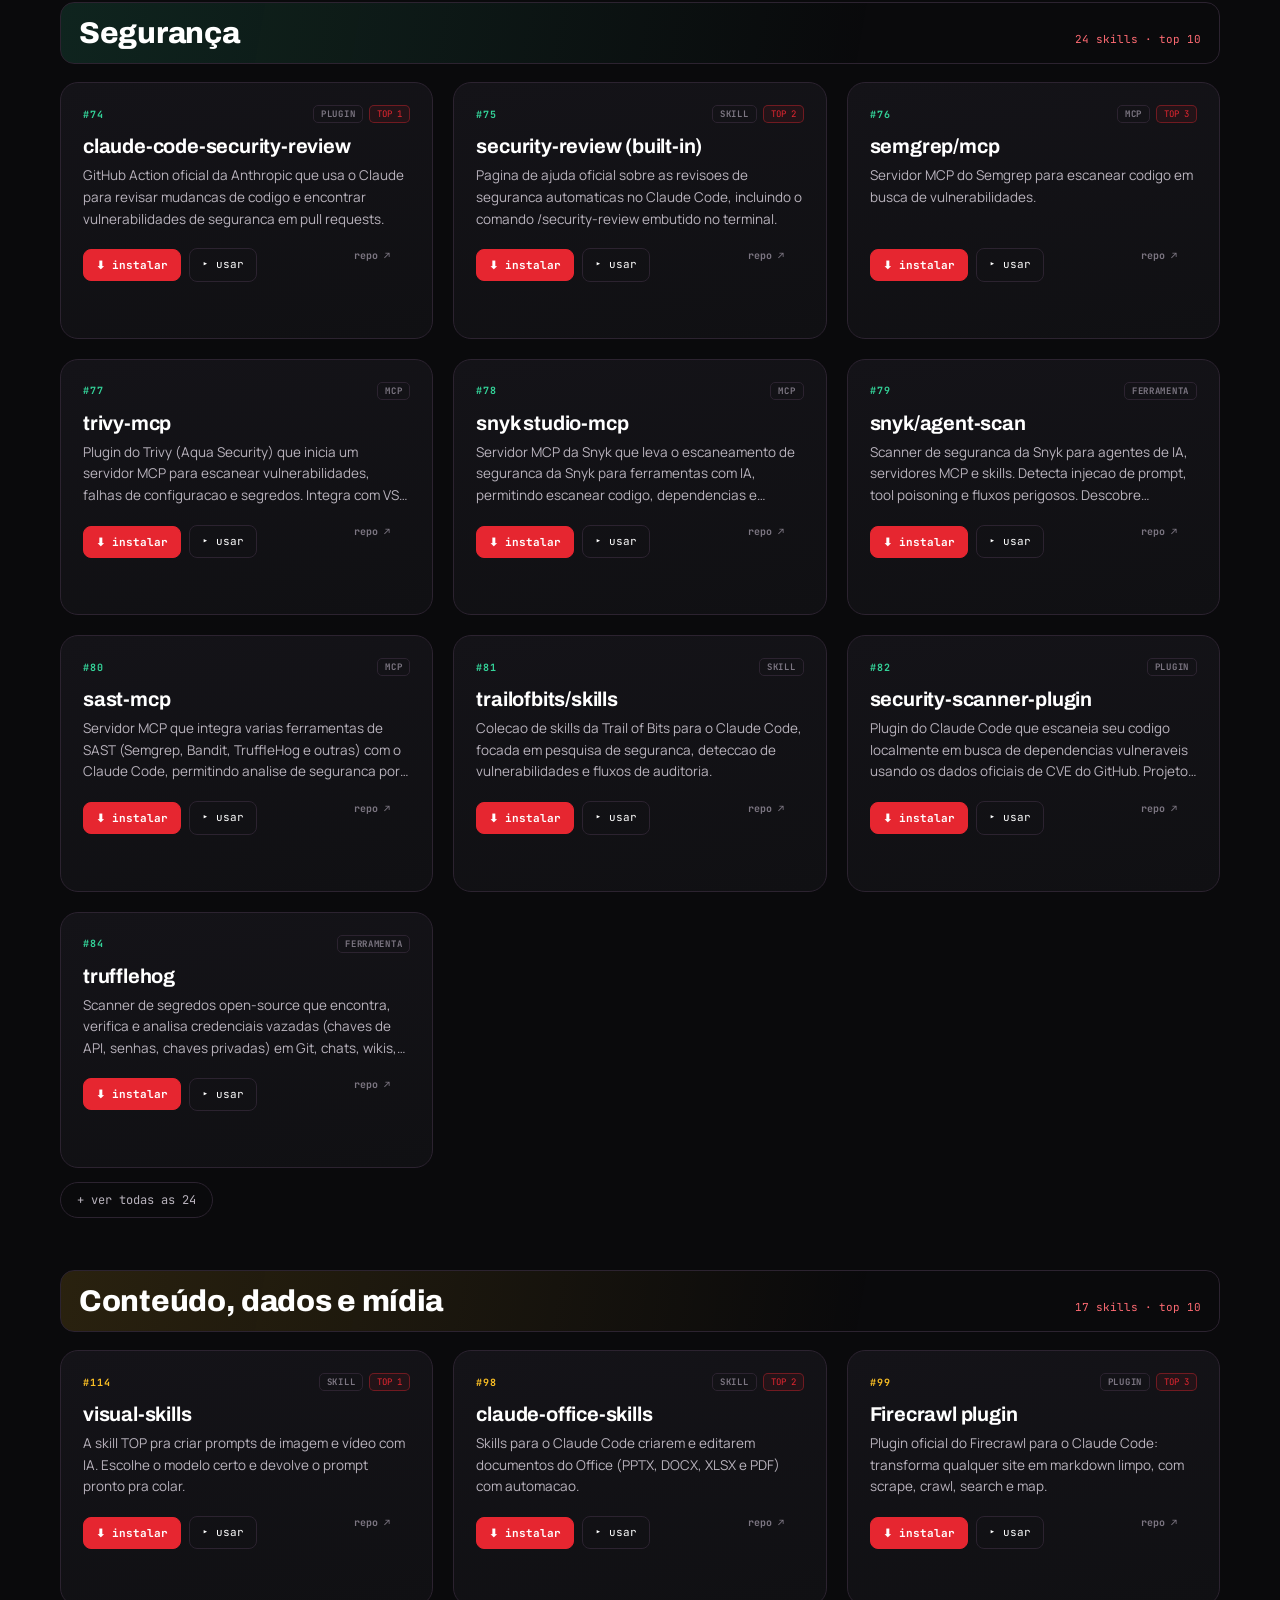
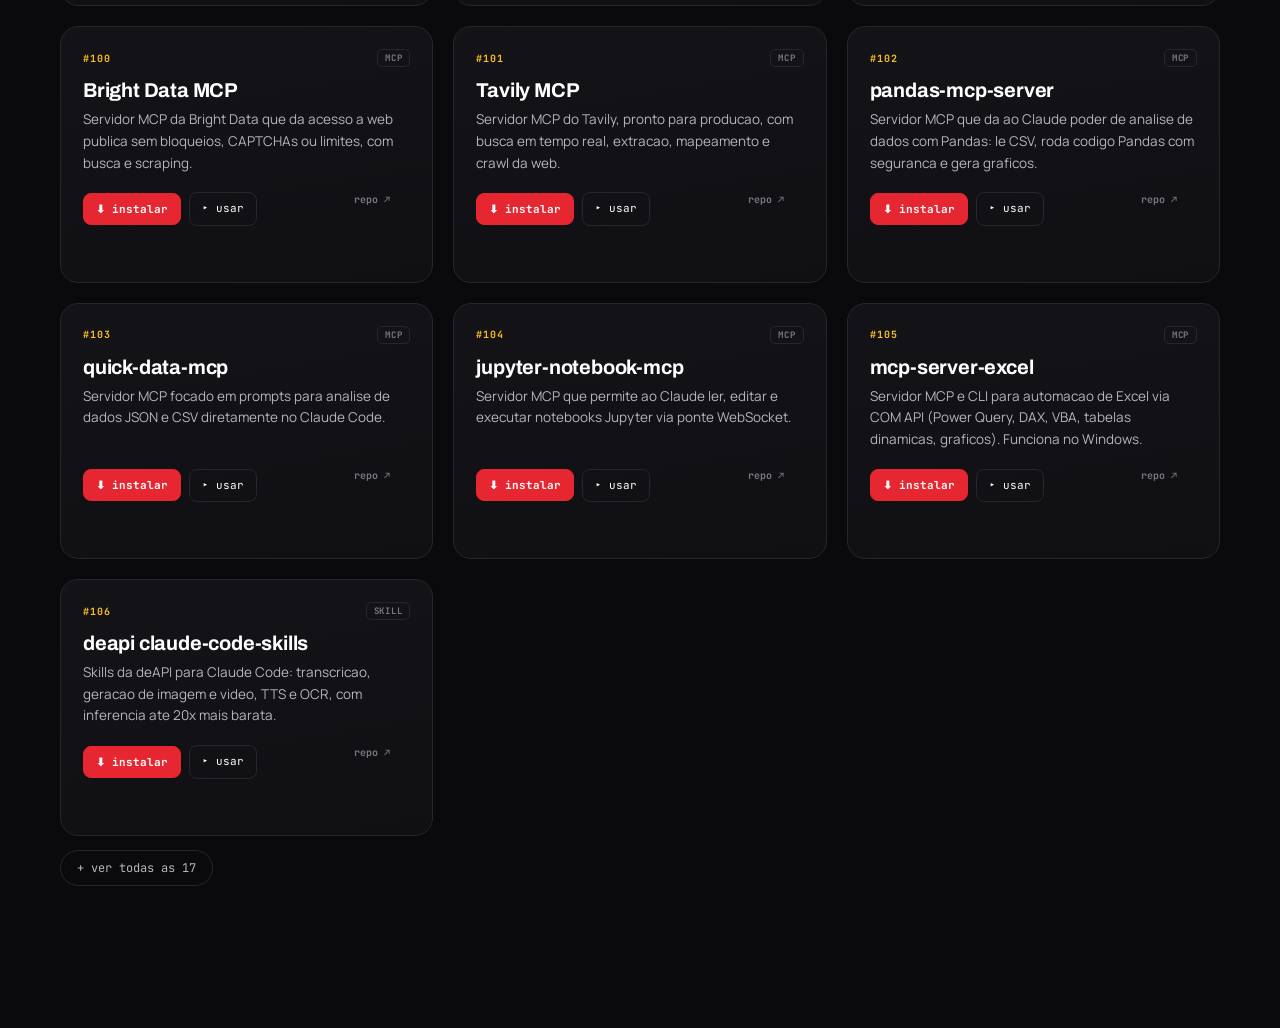
<file: completo.html>
<!DOCTYPE html>
<html lang="pt-BR">
<head>
<meta charset="UTF-8">
<meta name="viewport" content="width=device-width, initial-scale=1.0">
<meta name="robots" content="noindex,nofollow">
<title>NexSkills — Catálogo Completo (Membros)</title>
<meta name="description" content="Catálogo completo NexSkills — 114 skills do Claude Code.">
<link rel="preconnect" href="https://fonts.googleapis.com">
<link rel="preconnect" href="https://fonts.gstatic.com" crossorigin>
<link href="https://fonts.googleapis.com/css2?family=Archivo:ital,wght@0,600;0,700;0,800;1,800&family=JetBrains+Mono:wght@400;700&family=Manrope:wght@400;500;600&display=swap" rel="stylesheet">
<link rel="stylesheet" href="styles.css">
</head>
<body>
<div class="container">

  <header class="header">
    <div class="overline">✓ Acesso de membro · catálogo completo</div>
    <h1 class="title"><span>Nex</span>Skills</h1>
    <div class="brand-tagline">a central de skills do Claude Code</div>
    <p class="subtitle">Bem-vindo, membro! Aqui estão as <strong>114 skills completas</strong>, organizadas por <strong>objetivo</strong>. Cada uma com o que faz e o comando pronto pra instalar.</p>
    <div class="badges-row">
      <div class="badge"><span id="total-skills">0</span><small>skills verificadas</small></div>
      <div class="badge"><span id="total-cats">0</span><small>objetivos</small></div>
      <div class="badge"><span>∞</span><small>acesso vitalício</small></div>
    </div>
  </header>

  <div class="instruction-panel">
    <div class="panel-title">Como usar — simples assim</div>
    <div class="panel-grid">
      <div class="step-col">
        <span class="step-tag tag-green">PASSO 1 · ACHAR</span>
        <h4>Escolha pelo objetivo</h4>
        <p>Navegue pelas trilhas (escrever código, automatizar, conectar ferramentas...) ou <strong>busque</strong>. Cada card explica em português o que a skill faz.</p>
        <p style="color:var(--faint);font-size:12px">🏷 A etiqueta mostra o tipo: skill, plugin, MCP ou agente.</p>
      </div>
      <div class="step-col">
        <span class="step-tag tag-yellow">PASSO 2 · INSTALAR</span>
        <h4>Copie e cole no terminal</h4>
        <p>Clique em <strong>⬇ instalar</strong> e o comando pronto vai pra área de transferência. Cole no <strong>Claude Code</strong>.</p>
        <div class="code-box"><span class="comment"># exemplo (cada skill tem o seu):</span><br><span class="cmd">claude mcp add context7 -- npx -y @upstash/context7-mcp</span></div>
      </div>
    </div>
  </div>

  <div class="section-header">
    <h2 class="section-title">A biblioteca completa</h2>
    <span class="section-desc"><strong>⬇ instalar</strong> copia o comando · <strong>▸ usar</strong> copia como ativar · clique em <strong>"ver todas"</strong> pra abrir cada objetivo inteiro.</span>
  </div>

  <div class="bulk-action-banner">
    <div class="bulk-info">
      <h5>⬇ Instalar várias de uma vez</h5>
      <p>Copie (ou baixe) um script com todos os comandos de instalação — rode no terminal.</p>
    </div>
    <div class="bulk-btns">
      <button class="btn-bulk" id="copyAll" type="button">copiar tudo</button>
      <button class="btn-bulk btn-secondary" id="dlSh" type="button">baixar .sh</button>
      <button class="btn-bulk btn-secondary" id="dlPs1" type="button">baixar .ps1</button>
    </div>
  </div>

  <div class="search-wrap">
    <input type="text" id="search" aria-label="Buscar skills" placeholder="Buscar... (ex: segurança, mcp, pdf, testes, design)">
  </div>
  <div class="filters" id="filters"></div>

  <div id="tracks-container"></div>

</div>

<div class="toast" id="toast" role="status" aria-live="polite"></div>
<script src="data-full.js"></script>
<script src="app.js" defer></script>
</body>
</html>
</file>
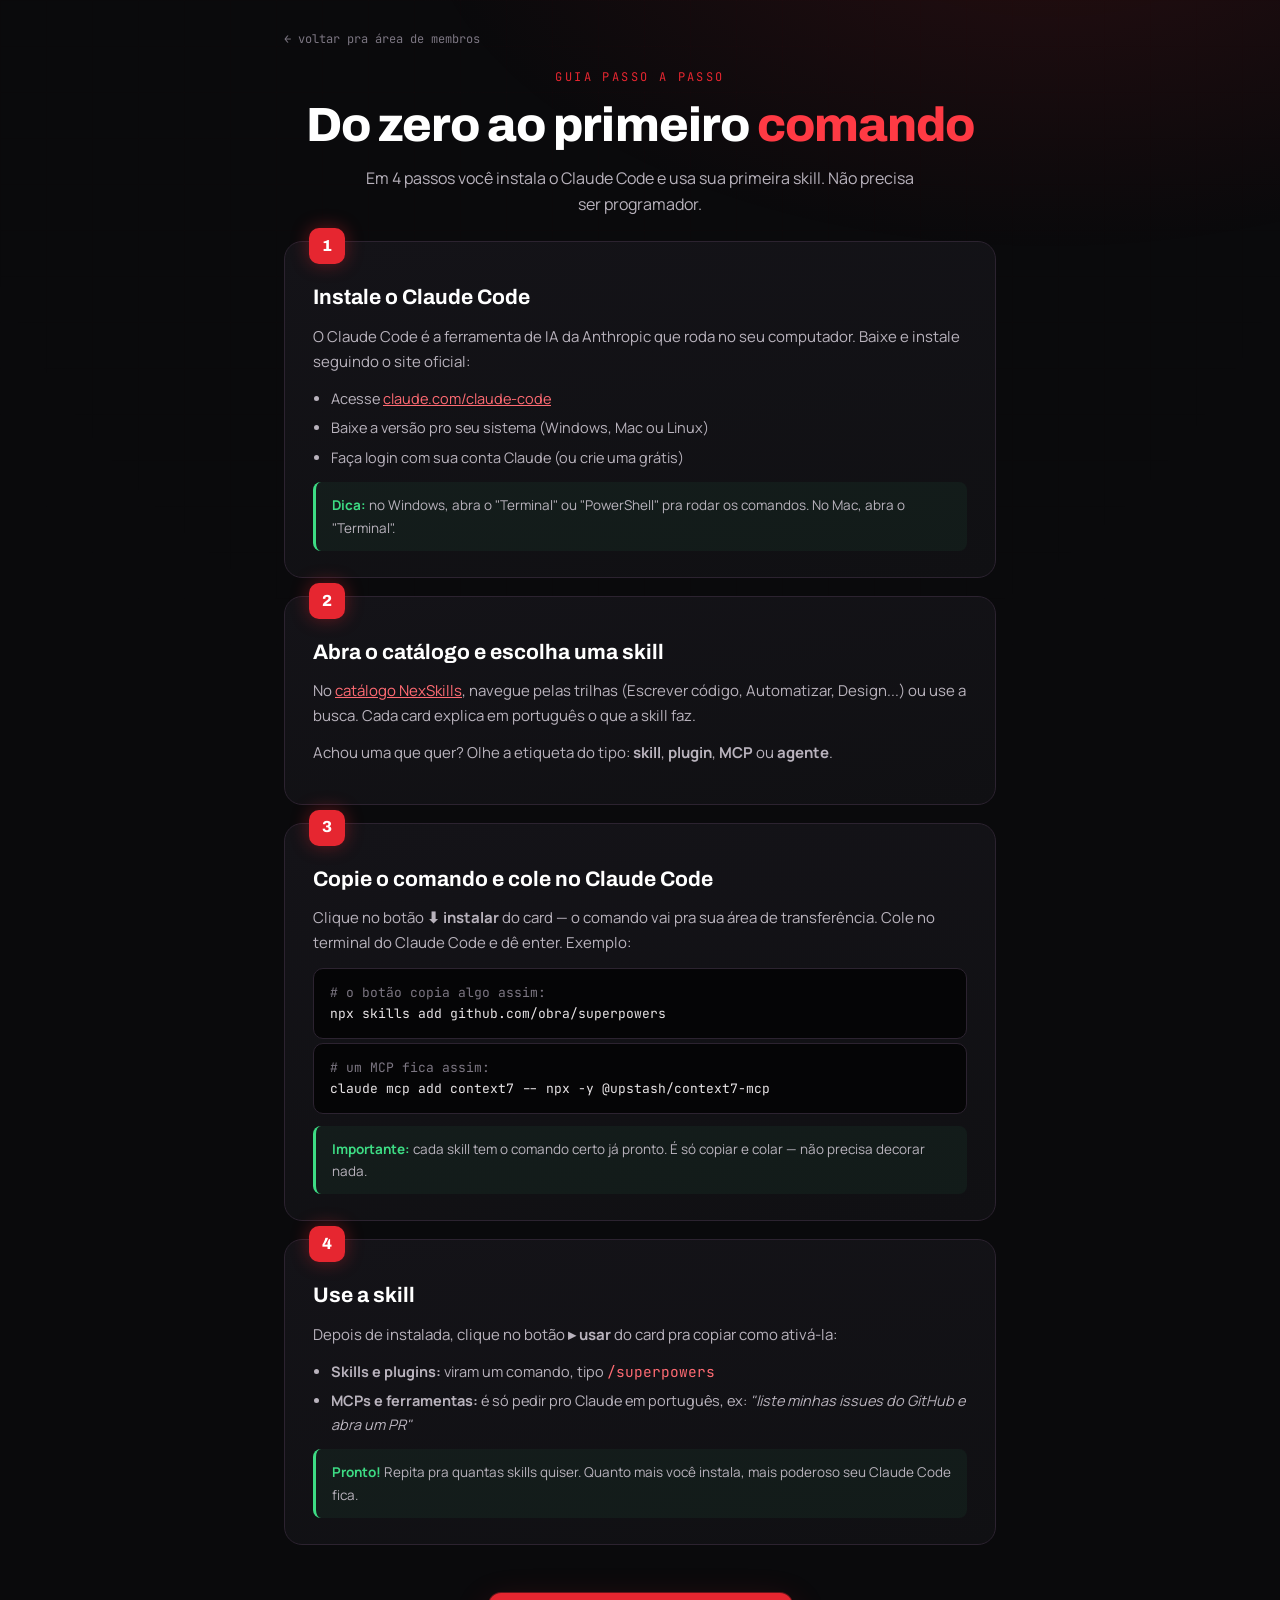
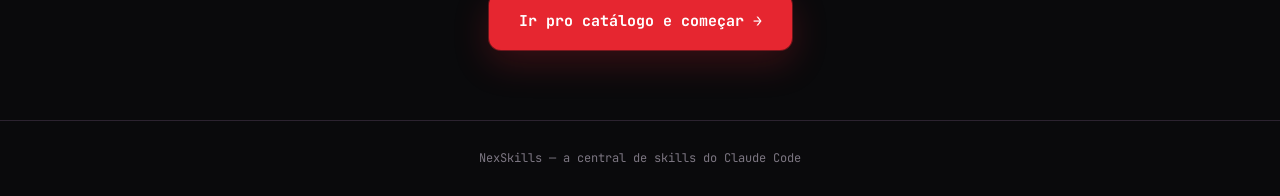
<file: guia.html>
<!DOCTYPE html>
<html lang="pt-BR">
<head>
<meta charset="UTF-8">
<meta name="viewport" content="width=device-width, initial-scale=1.0">
<meta name="robots" content="noindex,nofollow">
<title>NexSkills — Guia passo a passo</title>
<link rel="preconnect" href="https://fonts.googleapis.com">
<link rel="preconnect" href="https://fonts.gstatic.com" crossorigin>
<link href="https://fonts.googleapis.com/css2?family=Archivo:ital,wght@0,700;0,800;1,800&family=JetBrains+Mono:wght@400;700&family=Manrope:wght@400;500;600;700&display=swap" rel="stylesheet">
<style>
:root{
  --bg:#0a0a0c; --bg-2:#101013; --surface:#141318; --surface-2:#1b1a20; --border:#2c2330;
  --red:#e62630; --red-2:#ff3a44; --red-soft:#ff6b73; --glow:rgba(230,38,48,.4);
  --ink:#ffffff; --muted:#b9b3bd; --faint:#7c7682; --green:#3ddc84;
  --fd:'Archivo',sans-serif; --fb:'Manrope',sans-serif; --fm:'JetBrains Mono',monospace;
}
*{margin:0;padding:0;box-sizing:border-box}
html{scroll-behavior:smooth}
body{background:var(--bg);color:var(--muted);font-family:var(--fb);-webkit-font-smoothing:antialiased;position:relative;line-height:1.65;min-height:100vh}
body::before{content:"";position:fixed;inset:0;z-index:-2;pointer-events:none;
  background:radial-gradient(1100px 620px at 82% -12%,rgba(230,38,48,.13),transparent 58%);}
body::after{content:"";position:fixed;inset:0;z-index:-1;pointer-events:none;opacity:.5;
  background-image:linear-gradient(rgba(230,38,48,.03) 1px,transparent 1px),linear-gradient(90deg,rgba(230,38,48,.03) 1px,transparent 1px);
  background-size:46px 46px;-webkit-mask-image:radial-gradient(circle at 50% 0,#000,transparent 78%);mask-image:radial-gradient(circle at 50% 0,#000,transparent 78%);}
.wrap{max-width:760px;margin:0 auto;padding:0 24px}
.back{display:inline-flex;align-items:center;gap:7px;font-family:var(--fm);font-size:12px;color:var(--faint);text-decoration:none;margin-top:30px}
.back:hover{color:var(--red-soft)}
.top{padding:18px 0 24px;text-align:center}
.eyebrow{font-family:var(--fm);font-size:12px;letter-spacing:.2em;text-transform:uppercase;color:var(--red);margin-bottom:12px}
h1{font-family:var(--fd);font-weight:800;font-size:clamp(30px,5vw,48px);color:var(--ink);letter-spacing:-.02em;line-height:1.05}
.sub{font-size:16px;color:var(--muted);max-width:560px;margin:14px auto 0}
.step{border:1px solid var(--border);border-radius:18px;background:linear-gradient(170deg,var(--surface),var(--bg-2));padding:28px 28px 26px;margin-bottom:18px;position:relative}
.step-n{position:absolute;top:-14px;left:24px;width:36px;height:36px;border-radius:10px;background:var(--red);color:#fff;font-family:var(--fd);font-weight:800;font-size:16px;display:flex;align-items:center;justify-content:center;box-shadow:0 0 18px var(--glow)}
.step h3{font-family:var(--fd);font-weight:700;color:var(--ink);font-size:21px;margin:10px 0 10px}
.step p{font-size:15px;color:var(--muted);margin-bottom:12px}
.step a{color:var(--red-soft)}
.step ul{margin:0 0 6px 18px;font-size:14.5px;color:var(--muted)}
.step ul li{margin-bottom:6px}
.code{background:#050506;border:1px solid var(--border);border-radius:10px;padding:13px 16px;font-family:var(--fm);font-size:13px;color:#e8e4e6;overflow-x:auto;position:relative;margin:4px 0}
.code .c{color:var(--faint)}
.tip{border-left:3px solid var(--green);background:rgba(61,220,132,.05);border-radius:8px;padding:12px 16px;font-size:13.5px;color:var(--muted);margin-top:12px}
.tip strong{color:var(--green)}
.cta{display:inline-flex;align-items:center;justify-content:center;gap:9px;font-family:var(--fm);font-weight:700;font-size:15px;border-radius:12px;padding:16px 30px;background:var(--red);color:#fff;text-decoration:none;transition:.18s;box-shadow:0 0 0 1px rgba(230,38,48,.4),0 12px 36px rgba(230,38,48,.22)}
.cta:hover{background:var(--red-2);transform:translateY(-2px)}
.final{text-align:center;padding:30px 0 70px}
footer{border-top:1px solid var(--border);padding:28px 0;text-align:center;font-family:var(--fm);font-size:12px;color:var(--faint)}
</style>
</head>
<body>
<div class="wrap">
  <a href="membros.html" class="back">← voltar pra área de membros</a>
  <div class="top">
    <div class="eyebrow">Guia passo a passo</div>
    <h1>Do zero ao primeiro <span style="color:var(--red-2)">comando</span></h1>
    <p class="sub">Em 4 passos você instala o Claude Code e usa sua primeira skill. Não precisa ser programador.</p>
  </div>

  <div class="step">
    <div class="step-n">1</div>
    <h3>Instale o Claude Code</h3>
    <p>O Claude Code é a ferramenta de IA da Anthropic que roda no seu computador. Baixe e instale seguindo o site oficial:</p>
    <ul>
      <li>Acesse <a href="https://claude.com/claude-code" target="_blank" rel="noopener">claude.com/claude-code</a></li>
      <li>Baixe a versão pro seu sistema (Windows, Mac ou Linux)</li>
      <li>Faça login com sua conta Claude (ou crie uma grátis)</li>
    </ul>
    <div class="tip"><strong>Dica:</strong> no Windows, abra o "Terminal" ou "PowerShell" pra rodar os comandos. No Mac, abra o "Terminal".</div>
  </div>

  <div class="step">
    <div class="step-n">2</div>
    <h3>Abra o catálogo e escolha uma skill</h3>
    <p>No <a href="app.html">catálogo NexSkills</a>, navegue pelas trilhas (Escrever código, Automatizar, Design...) ou use a busca. Cada card explica em português o que a skill faz.</p>
    <p>Achou uma que quer? Olhe a etiqueta do tipo: <strong>skill</strong>, <strong>plugin</strong>, <strong>MCP</strong> ou <strong>agente</strong>.</p>
  </div>

  <div class="step">
    <div class="step-n">3</div>
    <h3>Copie o comando e cole no Claude Code</h3>
    <p>Clique no botão <strong>⬇ instalar</strong> do card — o comando vai pra sua área de transferência. Cole no terminal do Claude Code e dê enter. Exemplo:</p>
    <div class="code"><span class="c"># o botão copia algo assim:</span><br>npx skills add github.com/obra/superpowers</div>
    <div class="code"><span class="c"># um MCP fica assim:</span><br>claude mcp add context7 -- npx -y @upstash/context7-mcp</div>
    <div class="tip"><strong>Importante:</strong> cada skill tem o comando certo já pronto. É só copiar e colar — não precisa decorar nada.</div>
  </div>

  <div class="step">
    <div class="step-n">4</div>
    <h3>Use a skill</h3>
    <p>Depois de instalada, clique no botão <strong>▸ usar</strong> do card pra copiar como ativá-la:</p>
    <ul>
      <li><strong>Skills e plugins:</strong> viram um comando, tipo <code style="font-family:var(--fm);color:var(--red-soft)">/superpowers</code></li>
      <li><strong>MCPs e ferramentas:</strong> é só pedir pro Claude em português, ex: <em>"liste minhas issues do GitHub e abra um PR"</em></li>
    </ul>
    <div class="tip"><strong>Pronto!</strong> Repita pra quantas skills quiser. Quanto mais você instala, mais poderoso seu Claude Code fica.</div>
  </div>

  <div class="final">
    <a href="app.html" class="cta">Ir pro catálogo e começar →</a>
  </div>
</div>
<footer><div class="wrap">NexSkills — a central de skills do Claude Code</div></footer>
</body>
</html>
</file>
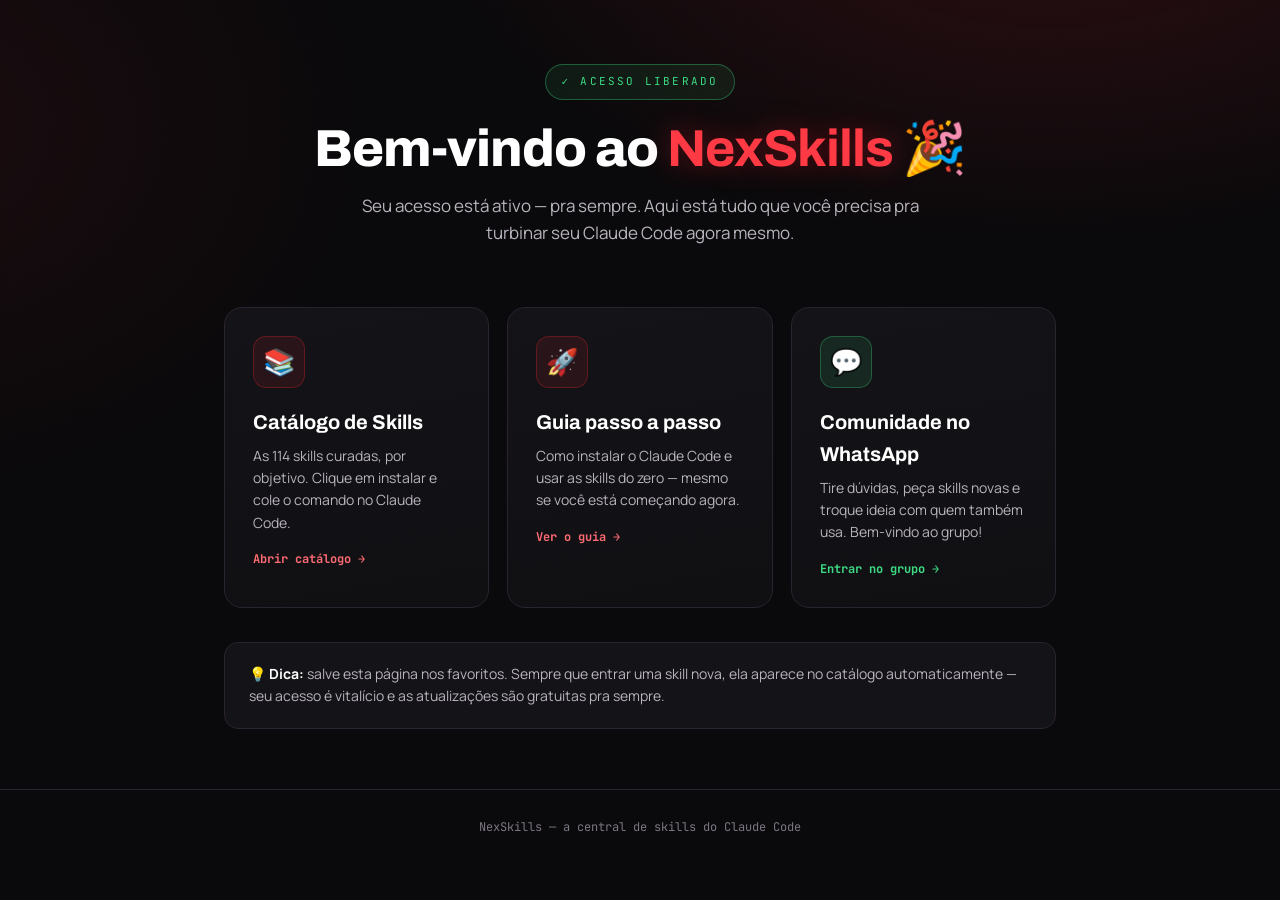
<file: membros.html>
<!DOCTYPE html>
<html lang="pt-BR">
<head>
<meta charset="UTF-8">
<meta name="viewport" content="width=device-width, initial-scale=1.0">
<meta name="robots" content="noindex,nofollow">
<title>NexSkills — Área de Membros</title>
<link rel="preconnect" href="https://fonts.googleapis.com">
<link rel="preconnect" href="https://fonts.gstatic.com" crossorigin>
<link href="https://fonts.googleapis.com/css2?family=Archivo:ital,wght@0,700;0,800;1,800&family=JetBrains+Mono:wght@400;700&family=Manrope:wght@400;500;600;700&display=swap" rel="stylesheet">
<style>
:root{
  --bg:#0a0a0c; --bg-2:#101013; --surface:#141318; --surface-2:#1b1a20; --border:#2c2330;
  --red:#e62630; --red-2:#ff3a44; --red-soft:#ff6b73; --glow:rgba(230,38,48,.4);
  --ink:#ffffff; --muted:#b9b3bd; --faint:#7c7682; --green:#3ddc84;
  --fd:'Archivo',sans-serif; --fb:'Manrope',sans-serif; --fm:'JetBrains Mono',monospace;
}
*{margin:0;padding:0;box-sizing:border-box}
body{background:var(--bg);color:var(--muted);font-family:var(--fb);-webkit-font-smoothing:antialiased;position:relative;line-height:1.6;min-height:100vh}
body::before{content:"";position:fixed;inset:0;z-index:-2;pointer-events:none;
  background:radial-gradient(1100px 620px at 82% -12%,rgba(230,38,48,.16),transparent 58%),radial-gradient(900px 700px at -8% 14%,rgba(230,38,48,.08),transparent 56%);}
body::after{content:"";position:fixed;inset:0;z-index:-1;pointer-events:none;opacity:.5;
  background-image:linear-gradient(rgba(230,38,48,.035) 1px,transparent 1px),linear-gradient(90deg,rgba(230,38,48,.035) 1px,transparent 1px);
  background-size:46px 46px;-webkit-mask-image:radial-gradient(circle at 50% 0,#000,transparent 78%);mask-image:radial-gradient(circle at 50% 0,#000,transparent 78%);}
.wrap{max-width:880px;margin:0 auto;padding:0 24px}
.top{padding:64px 0 30px;text-align:center}
.pill{display:inline-flex;align-items:center;gap:10px;font-family:var(--fm);font-size:11px;letter-spacing:.2em;text-transform:uppercase;color:var(--green);border:1px solid rgba(61,220,132,.35);background:rgba(61,220,132,.08);padding:8px 16px;border-radius:999px;margin-bottom:22px}
.pill::before{content:"✓";font-weight:800}
h1{font-family:var(--fd);font-weight:800;font-size:clamp(30px,5vw,52px);color:var(--ink);letter-spacing:-.02em;line-height:1.05}
h1 b{color:var(--red-2);text-shadow:0 0 30px var(--glow)}
.sub{font-size:17px;color:var(--muted);max-width:560px;margin:16px auto 0}
.cards{display:grid;grid-template-columns:repeat(auto-fit,minmax(240px,1fr));gap:18px;padding:30px 0 10px}
.mcard{border:1px solid var(--border);border-radius:18px;padding:28px;background:linear-gradient(170deg,var(--surface),var(--bg-2));text-decoration:none;display:block;transition:.2s;position:relative;overflow:hidden}
.mcard:hover{border-color:rgba(230,38,48,.5);transform:translateY(-4px)}
.mcard.wpp:hover{border-color:rgba(61,220,132,.5)}
.mcard .ic{width:52px;height:52px;border-radius:13px;display:flex;align-items:center;justify-content:center;font-size:26px;background:rgba(230,38,48,.1);border:1px solid rgba(230,38,48,.3);margin-bottom:18px}
.mcard.wpp .ic{background:rgba(61,220,132,.1);border-color:rgba(61,220,132,.3)}
.mcard h3{font-family:var(--fd);font-weight:700;color:var(--ink);font-size:20px;margin-bottom:7px}
.mcard p{font-size:14px;color:var(--muted)}
.mcard .go{margin-top:16px;font-family:var(--fm);font-size:12px;font-weight:700;color:var(--red-soft)}
.mcard.wpp .go{color:var(--green)}
.note{margin:24px 0 60px;border:1px solid var(--border);border-radius:14px;background:var(--surface);padding:20px 24px;font-size:14px;color:var(--muted)}
.note strong{color:var(--ink)}
footer{border-top:1px solid var(--border);padding:28px 0;text-align:center;font-family:var(--fm);font-size:12px;color:var(--faint)}
</style>
</head>
<body>
<header class="top">
  <div class="wrap">
    <div class="pill">Acesso liberado</div>
    <h1>Bem-vindo ao <b>NexSkills</b> 🎉</h1>
    <p class="sub">Seu acesso está ativo — pra sempre. Aqui está tudo que você precisa pra turbinar seu Claude Code agora mesmo.</p>
  </div>
</header>

<main class="wrap">
  <div class="cards">
    <a href="app.html" class="mcard">
      <div class="ic">📚</div>
      <h3>Catálogo de Skills</h3>
      <p>As 114 skills curadas, por objetivo. Clique em instalar e cole o comando no Claude Code.</p>
      <div class="go">Abrir catálogo →</div>
    </a>
    <a href="guia.html" class="mcard">
      <div class="ic">🚀</div>
      <h3>Guia passo a passo</h3>
      <p>Como instalar o Claude Code e usar as skills do zero — mesmo se você está começando agora.</p>
      <div class="go">Ver o guia →</div>
    </a>
    <a href="#" class="mcard wpp" id="btn-wpp" target="_blank" rel="noopener">
      <div class="ic">💬</div>
      <h3>Comunidade no WhatsApp</h3>
      <p>Tire dúvidas, peça skills novas e troque ideia com quem também usa. Bem-vindo ao grupo!</p>
      <div class="go">Entrar no grupo →</div>
    </a>
  </div>

  <div class="note">
    💡 <strong>Dica:</strong> salve esta página nos favoritos. Sempre que entrar uma skill nova, ela aparece no catálogo automaticamente — seu acesso é vitalício e as atualizações são gratuitas pra sempre.
  </div>
</main>

<footer>
  <div class="wrap">NexSkills — a central de skills do Claude Code</div>
</footer>

<script>
  // cole aqui o link do seu grupo de WhatsApp (ex: https://chat.whatsapp.com/XXXX)
  var WHATSAPP_URL = ""; // <-- COLE O LINK DO GRUPO AQUI
  if(WHATSAPP_URL){ var b=document.getElementById('btn-wpp'); if(b) b.href=WHATSAPP_URL; }
  else { var b2=document.getElementById('btn-wpp'); if(b2){ b2.addEventListener('click',function(e){e.preventDefault();alert('Link do grupo em breve! Em instantes você recebe o convite.');}); } }
</script>
</body>
</html>
</file>
<file: styles.css>
:root{
  --bg:#0a0a0c; --bg-2:#101013; --surface:#141318; --surface-2:#1b1a20; --border:#2c2330;
  --red:#e62630; --red-2:#ff3a44; --crimson:#2a0c10; --red-soft:#ff6b73;
  --glow:rgba(230,38,48,.4);
  --ink:#ffffff; --muted:#b9b3bd; --faint:#7c7682;
  --font-display:'Archivo',sans-serif; --font-body:'Manrope',sans-serif; --font-mono:'JetBrains Mono',monospace;
}
*{margin:0;padding:0;box-sizing:border-box}
::-webkit-scrollbar{width:9px;height:9px}
::-webkit-scrollbar-track{background:var(--bg)}
::-webkit-scrollbar-thumb{background:#2a1c1e;border-radius:6px}
::-webkit-scrollbar-thumb:hover{background:var(--red)}
body{
  background:var(--bg); color:var(--muted); font-family:var(--font-body); min-height:100vh;
  padding-bottom:90px; position:relative; -webkit-font-smoothing:antialiased; overflow-x:hidden;
}
body::before{content:"";position:fixed;inset:0;z-index:-2;pointer-events:none;
  background:radial-gradient(1100px 620px at 82% -12%,rgba(230,38,48,.16),transparent 58%),
             radial-gradient(900px 700px at -8% 14%,rgba(230,38,48,.08),transparent 56%);}
body::after{content:"";position:fixed;inset:0;z-index:-1;pointer-events:none;opacity:.5;
  background-image:linear-gradient(rgba(230,38,48,.035) 1px,transparent 1px),linear-gradient(90deg,rgba(230,38,48,.035) 1px,transparent 1px);
  background-size:46px 46px;
  -webkit-mask-image:radial-gradient(circle at 50% 0,#000,transparent 75%);mask-image:radial-gradient(circle at 50% 0,#000,transparent 75%);}
.container{max-width:1240px;margin:0 auto;padding:0 40px}

.header{padding:84px 0 32px;position:relative}
.overline{font-family:var(--font-mono);font-size:11px;letter-spacing:.34em;text-transform:uppercase;color:var(--red-soft);display:inline-flex;align-items:center;gap:12px;margin-bottom:22px;border:1px solid rgba(230,38,48,.35);background:rgba(230,38,48,.08);padding:8px 16px;border-radius:999px}
.overline::before{content:"";width:7px;height:7px;border-radius:50%;background:var(--red);box-shadow:0 0 12px var(--red)}
.title{font-family:var(--font-display);font-weight:800;font-size:clamp(52px,9vw,120px);line-height:.9;letter-spacing:-.03em;color:var(--ink);text-transform:uppercase}
.title span{color:var(--red-2);text-shadow:0 0 34px var(--glow),0 0 4px rgba(230,38,48,.5)}
.brand-tagline{font-family:var(--font-mono);font-size:clamp(13px,1.6vw,16px);color:var(--muted);letter-spacing:.04em;margin-top:14px}
.subtitle{max-width:660px;color:var(--muted);font-size:clamp(16px,2vw,19px);margin-top:22px;line-height:1.6}
.subtitle strong{color:var(--ink);font-weight:600}
.badges-row{display:flex;gap:14px;margin-top:34px;flex-wrap:wrap}
.badge{border:1px solid var(--border);border-radius:14px;padding:14px 20px;background:linear-gradient(160deg,var(--surface),var(--bg-2));display:flex;flex-direction:column;gap:2px;min-width:120px}
.badge span{font-family:var(--font-display);font-weight:800;font-size:30px;color:var(--red);line-height:1}
.badge small{font-family:var(--font-mono);font-size:10px;letter-spacing:.12em;text-transform:uppercase;color:var(--faint)}

.instruction-panel{margin-top:40px;border:1px solid var(--border);border-radius:22px;overflow:hidden;background:linear-gradient(150deg,rgba(230,38,48,.05),var(--bg-2) 55%)}
.panel-title{font-family:var(--font-display);font-weight:700;font-size:18px;color:var(--ink);padding:20px 26px;border-bottom:1px solid var(--border);display:flex;align-items:center;gap:10px;letter-spacing:-.01em}
.panel-title::before{content:"";width:9px;height:9px;border-radius:50%;background:var(--red);box-shadow:0 0 12px var(--red)}
.panel-grid{display:grid;grid-template-columns:1fr 1fr;gap:1px;background:var(--border)}
.panel-grid>div{background:var(--bg-2);padding:26px}
@media(max-width:768px){.panel-grid{grid-template-columns:1fr}}
.step-tag{display:inline-block;font-family:var(--font-mono);font-size:10px;font-weight:700;letter-spacing:.12em;padding:5px 10px;border-radius:6px;margin-bottom:14px}
.tag-green{color:#43e08a;border:1px solid rgba(67,224,138,.3);background:rgba(67,224,138,.06)}
.tag-yellow{color:var(--red-soft);border:1px solid rgba(230,38,48,.3);background:rgba(230,38,48,.06)}
.step-col h4{font-family:var(--font-display);font-weight:700;font-size:20px;color:var(--ink);margin-bottom:8px}
.step-col p{font-size:14.5px;color:var(--muted);line-height:1.6;margin-bottom:12px}
.step-col code,code.inline{font-family:var(--font-mono);font-size:12.5px;background:rgba(255,255,255,.05);border:1px solid var(--border);padding:2px 7px;border-radius:5px;color:var(--red-soft)}
.code-box{background:#050506;border:1px solid var(--border);border-radius:10px;padding:14px 16px;font-family:var(--font-mono);font-size:12px;color:#cdc7c9;line-height:1.6;overflow-x:auto}
.code-box .comment{color:var(--faint)} .code-box .cmd{color:var(--ink)}

.section-header{margin-top:60px;display:flex;align-items:baseline;gap:16px;flex-wrap:wrap;border-bottom:1px solid var(--border);padding-bottom:18px;margin-bottom:22px}
.section-title{font-family:var(--font-display);font-weight:800;font-size:clamp(30px,5vw,46px);color:var(--ink);letter-spacing:-.02em}
.section-title span{font-family:var(--font-mono);font-size:15px;color:var(--red);margin-right:10px}
.section-desc{font-size:14px;color:var(--faint)} .section-desc strong{color:var(--muted)} .section-desc code{color:var(--red-soft);font-family:var(--font-mono)}

.bulk-action-banner{display:flex;justify-content:space-between;align-items:center;gap:18px;flex-wrap:wrap;border:1px solid rgba(230,38,48,.28);border-radius:16px;padding:18px 22px;margin-bottom:22px;background:linear-gradient(110deg,rgba(230,38,48,.12),transparent)}
.bulk-info h5{font-family:var(--font-display);font-weight:700;font-size:17px;color:var(--ink);margin-bottom:3px}
.bulk-info p{font-size:13px;color:var(--muted)} .bulk-info code{color:var(--red-soft);font-family:var(--font-mono);background:rgba(0,0,0,.4);padding:2px 6px;border-radius:4px}
.bulk-btns{display:flex;gap:9px;flex-wrap:wrap}
.btn-bulk{font-family:var(--font-mono);font-size:12.5px;font-weight:700;cursor:pointer;border-radius:10px;padding:11px 18px;border:1px solid var(--red);background:var(--red);color:#fff;transition:.18s}
.btn-bulk:hover{background:var(--red-soft);box-shadow:0 0 22px var(--glow)}
.btn-secondary{background:transparent;color:var(--ink);border:1px solid var(--border)}
.btn-secondary:hover{border-color:var(--red);color:var(--red-soft);box-shadow:none}

.search-wrap{position:relative;margin-bottom:18px}
.search-wrap::before{content:"⌕";position:absolute;left:18px;top:50%;transform:translateY(-50%);color:var(--faint);font-size:19px}
input[type=text]{width:100%;background:var(--bg-2);border:1px solid var(--border);color:var(--ink);font-family:var(--font-body);font-size:15px;padding:15px 16px 15px 46px;border-radius:14px;outline:none;transition:.18s}
input[type=text]:focus{border-color:var(--red);box-shadow:0 0 0 3px rgba(230,38,48,.14)}
input[type=text]::placeholder{color:var(--faint)}
.filters{display:flex;gap:9px;flex-wrap:wrap;margin-bottom:42px}
.filter-btn{font-family:var(--font-mono);font-size:12px;color:var(--muted);cursor:pointer;border:1px solid var(--border);background:transparent;border-radius:999px;padding:9px 16px;transition:.18s;white-space:nowrap}
.filter-btn:hover{border-color:var(--faint);color:var(--ink)}
.filter-btn.active{background:var(--red);border-color:var(--red);color:#fff;font-weight:700}

.category-track{margin-bottom:52px}
.track-header{display:flex;align-items:baseline;justify-content:space-between;gap:12px;margin-bottom:18px;padding:14px 18px;border-radius:14px;background:linear-gradient(100deg,var(--crimson),transparent 72%);border:1px solid var(--border)}
.track-title{font-family:var(--font-display);font-weight:800;font-size:clamp(22px,3.4vw,30px);color:var(--ink);letter-spacing:-.01em}
.track-count{font-family:var(--font-mono);font-size:11px;color:var(--red-soft)}
.grid{display:grid;grid-template-columns:repeat(auto-fill,minmax(310px,1fr));gap:20px}

.card{position:relative;border:1px solid var(--border);border-radius:18px;padding:22px 22px 56px;background:linear-gradient(170deg,var(--surface),var(--bg-2));overflow:hidden;transition:transform .2s ease,border-color .2s ease,box-shadow .2s ease}
.card::after{content:"";position:absolute;inset:0;border-radius:18px;background:radial-gradient(420px 220px at 100% 0,rgba(230,38,48,.16),transparent 60%);opacity:0;transition:.25s;pointer-events:none}
.card:hover{transform:translateY(-5px);border-color:rgba(230,38,48,.55);box-shadow:0 0 0 1px rgba(230,38,48,.15),0 18px 50px rgba(0,0,0,.5)}
.card:hover::after{opacity:1}
.card-top-tags{display:flex;justify-content:space-between;align-items:center;margin-bottom:12px;position:relative;z-index:1}
.card-rank{font-family:var(--font-display);font-weight:800;font-size:13px;color:var(--red)}
.card-tag{font-family:var(--font-mono);font-size:10px;font-weight:700;text-transform:uppercase;letter-spacing:.1em}
.card-badge{font-family:var(--font-mono);font-size:9px;color:var(--red);border:1px solid rgba(230,38,48,.4);background:rgba(230,38,48,.08);padding:2px 7px;border-radius:5px}
.card-kind{font-family:var(--font-mono);font-size:9px;font-weight:700;text-transform:uppercase;letter-spacing:.08em;color:var(--faint);border:1px solid var(--border);padding:2px 7px;border-radius:5px;margin-left:auto}
.card-badge{margin-left:6px}
.card-title{font-family:var(--font-display);font-weight:700;font-size:20px;color:var(--ink);margin-bottom:8px;letter-spacing:-.01em;position:relative;z-index:1}
.card-desc{font-size:13.5px;color:var(--muted);line-height:1.6;margin-bottom:18px;flex-grow:1;position:relative;z-index:1;display:-webkit-box;-webkit-line-clamp:3;-webkit-box-orient:vertical;overflow:hidden;min-height:65px}
.card-actions{display:flex;gap:8px;align-items:center;position:relative;z-index:1;padding-right:52px}
.btn{font-family:var(--font-mono);font-size:11px;cursor:pointer;border-radius:8px;padding:8px 12px;transition:.16s;display:inline-flex;align-items:center;gap:6px;white-space:nowrap}
.btn-install{background:var(--red);color:#fff;border:1px solid var(--red);font-weight:700;flex-shrink:0}
.btn-install:hover{background:var(--red-soft);box-shadow:0 0 16px var(--glow)}
.btn-use{background:transparent;border:1px solid var(--border);color:var(--ink);overflow:hidden;text-overflow:ellipsis;min-width:0;flex:0 1 auto;display:inline-block;line-height:1.4}
.btn-use:hover{border-color:var(--red);color:var(--red-soft)}
.btn.ok{background:#3ddc84!important;border-color:#3ddc84!important;color:#06140c!important;box-shadow:none!important;font-weight:700}
.repo-link{position:absolute;bottom:20px;right:20px;font-family:var(--font-mono);font-size:10px;color:var(--faint);text-decoration:none;font-weight:700;z-index:1;transition:.16s}
.repo-link:hover{color:var(--red-soft)}

.toast{position:fixed;bottom:30px;right:30px;display:flex;align-items:center;gap:11px;max-width:380px;background:var(--surface-2);border:1px solid var(--border);border-left:3px solid #3ddc84;color:var(--ink);font-family:var(--font-body);font-size:13.5px;font-weight:500;padding:15px 20px;border-radius:12px;opacity:0;transform:translateY(14px) scale(.97);transition:opacity .25s ease,transform .25s ease;z-index:9999;pointer-events:none;box-shadow:0 16px 44px rgba(0,0,0,.5)}
.toast.show{opacity:1;transform:translateY(0) scale(1)}
.toast strong{color:#fff;font-weight:700}
.toast code{font-family:var(--font-mono);font-size:12px;color:var(--red-soft);background:rgba(0,0,0,.3);padding:1px 6px;border-radius:5px}
.toast-check{flex-shrink:0;width:22px;height:22px;border-radius:50%;background:#3ddc84;color:#06140c;font-weight:800;font-size:13px;display:inline-flex;align-items:center;justify-content:center}
.empty-search{grid-column:1/-1;text-align:center;padding:60px 0;color:var(--faint);font-family:var(--font-mono);font-size:14px}
@media(max-width:680px){.container{padding:0 20px}.header{padding:56px 0 24px}}
</file>
